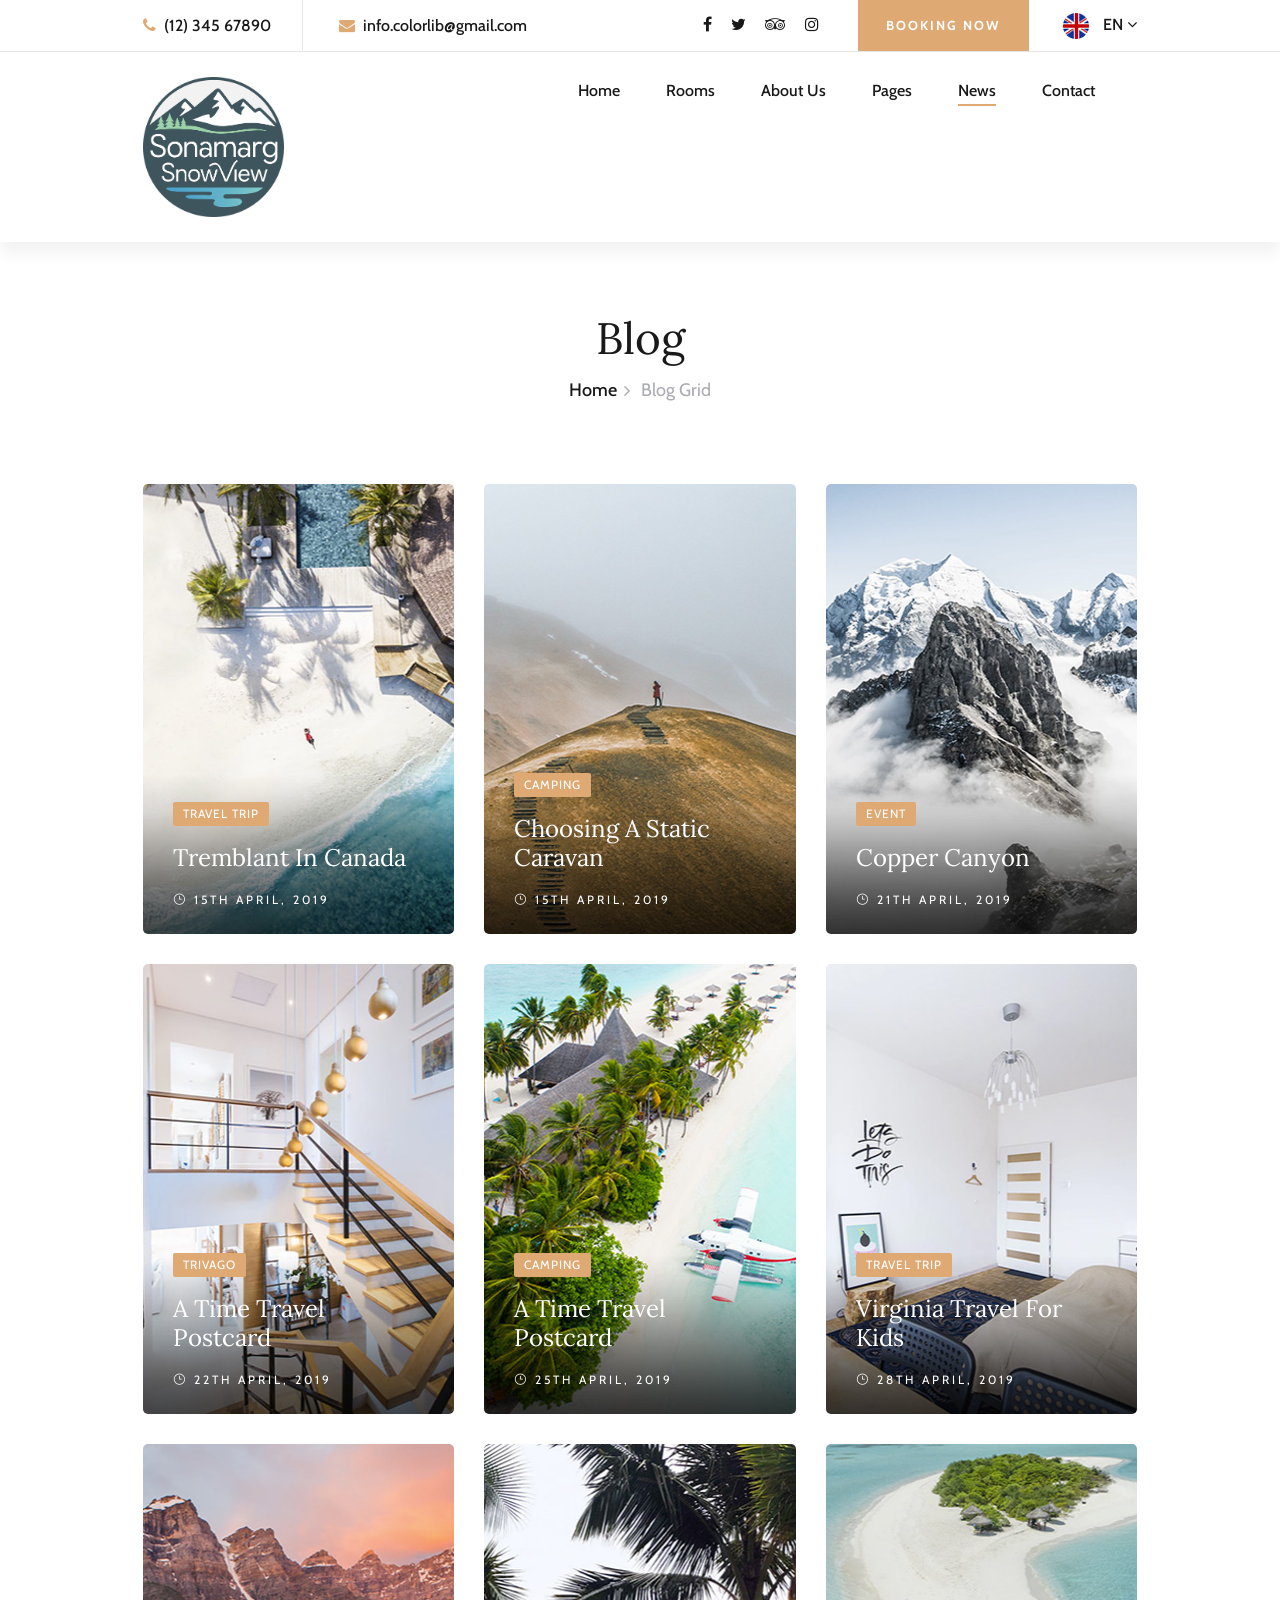
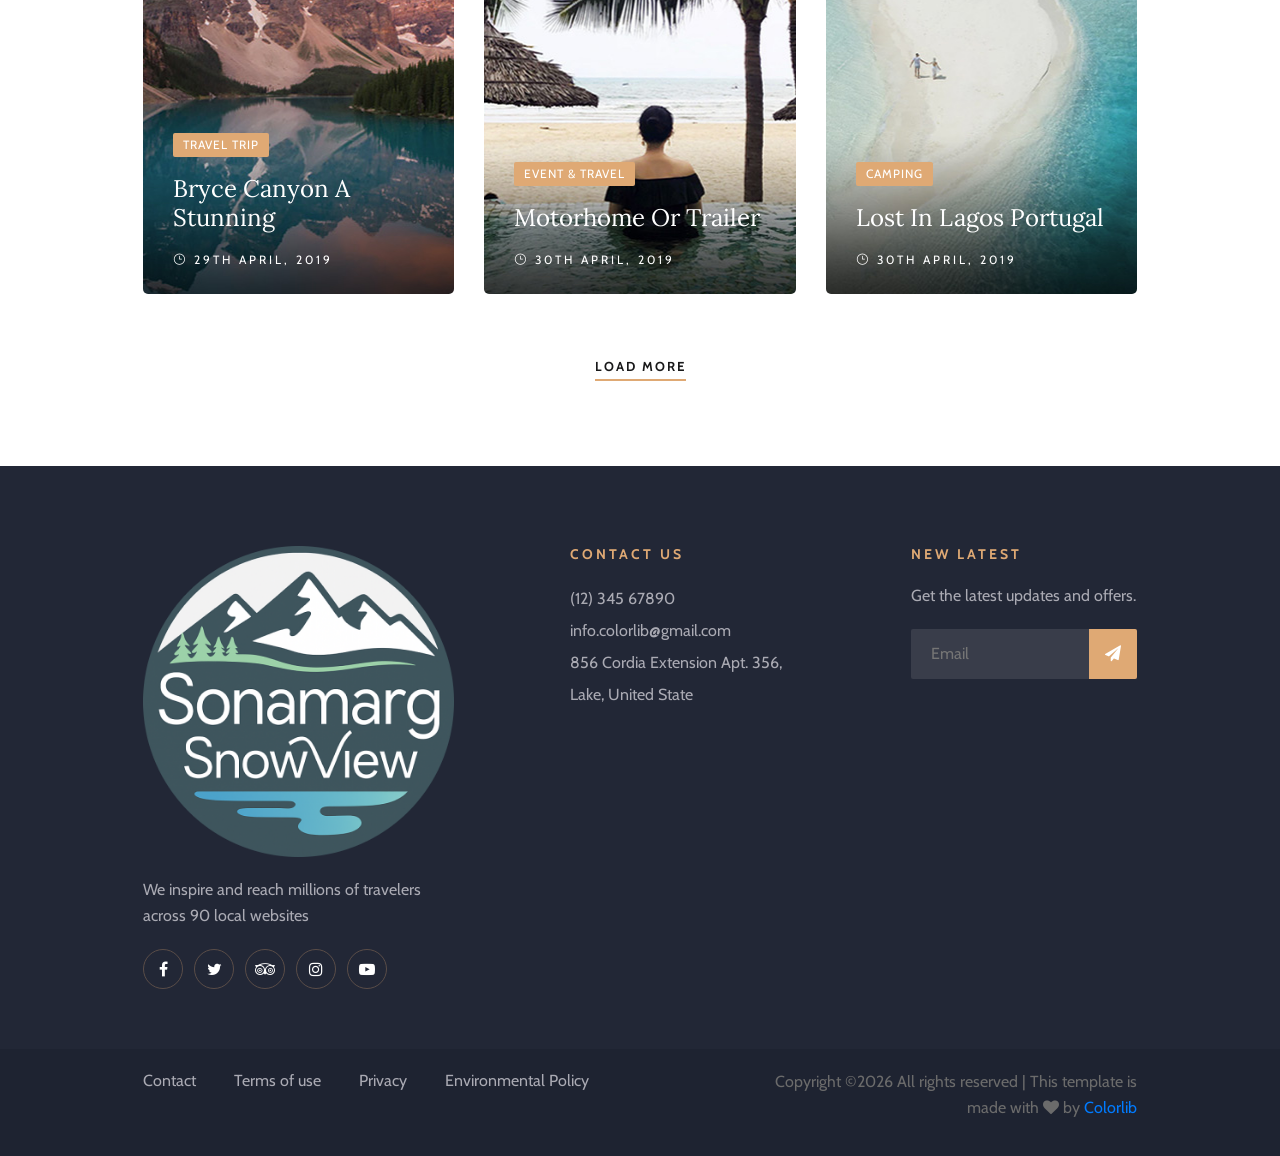
<file: blog.html>
<!DOCTYPE html>
<html lang="zxx">

<head>
    <meta charset="UTF-8">
    <meta name="description" content="Sona Template">
    <meta name="keywords" content="Sona, unica, creative, html">
    <meta name="viewport" content="width=device-width, initial-scale=1.0">
    <meta http-equiv="X-UA-Compatible" content="ie=edge">
    <title>Sona | Template</title>

    <!-- Google Font -->
    <link href="https://fonts.googleapis.com/css?family=Lora:400,700&display=swap" rel="stylesheet">
    <link href="https://fonts.googleapis.com/css?family=Cabin:400,500,600,700&display=swap" rel="stylesheet">

    <!-- Css Styles -->
    <link rel="stylesheet" href="css/bootstrap.min.css" type="text/css">
    <link rel="stylesheet" href="css/font-awesome.min.css" type="text/css">
    <link rel="stylesheet" href="css/elegant-icons.css" type="text/css">
    <link rel="stylesheet" href="css/flaticon.css" type="text/css">
    <link rel="stylesheet" href="css/owl.carousel.min.css" type="text/css">
    <link rel="stylesheet" href="css/nice-select.css" type="text/css">
    <link rel="stylesheet" href="css/jquery-ui.min.css" type="text/css">
    <link rel="stylesheet" href="css/magnific-popup.css" type="text/css">
    <link rel="stylesheet" href="css/slicknav.min.css" type="text/css">
    <link rel="stylesheet" href="css/style.css" type="text/css">
</head>

<body>
    <!-- Page Preloder -->
    <div id="preloder">
        <div class="loader"></div>
    </div>

    <!-- Offcanvas Menu Section Begin -->
    <div class="offcanvas-menu-overlay"></div>
    <div class="canvas-open">
        <i class="icon_menu"></i>
    </div>
    <div class="offcanvas-menu-wrapper">
        <div class="canvas-close">
            <i class="icon_close"></i>
        </div>
        <div class="search-icon search-switch">
            <i class="icon_search"></i>
        </div>
        <div class="header-configure-area">
            <div class="language-option">
                <img src="img/flag.jpg" alt="">
                <span>EN <i class="fa fa-angle-down"></i></span>
                <div class="flag-dropdown">
                    <ul>
                        <li><a href="#">Zi</a></li>
                        <li><a href="#">Fr</a></li>
                    </ul>
                </div>
            </div>
            <a href="#" class="bk-btn">Booking Now</a>
        </div>
        <nav class="mainmenu mobile-menu">
            <ul>
                <li class="active"><a href="./index.html">Home</a></li>
                <li><a href="./rooms.html">Rooms</a></li>
                <li><a href="./about-us.html">About Us</a></li>
                <li><a href="./pages.html">Pages</a>
                    <ul class="dropdown">
                        <li><a href="./room-details.html">Room Details</a></li>
                        <li><a href="./blog-details.html">Blog Details</a></li>
                        <li><a href="#">Family Room</a></li>
                        <li><a href="#">Premium Room</a></li>
                    </ul>
                </li>
                <li><a href="./blog.html">News</a></li>
                <li><a href="./contact.html">Contact</a></li>
            </ul>
        </nav>
        <div id="mobile-menu-wrap"></div>
        <div class="top-social">
            <a href="#"><i class="fa fa-facebook"></i></a>
            <a href="#"><i class="fa fa-twitter"></i></a>
            <a href="#"><i class="fa fa-tripadvisor"></i></a>
            <a href="#"><i class="fa fa-instagram"></i></a>
        </div>
        <ul class="top-widget">
            <li><i class="fa fa-phone"></i> (12) 345 67890</li>
            <li><i class="fa fa-envelope"></i> info.colorlib@gmail.com</li>
        </ul>
    </div>
    <!-- Offcanvas Menu Section End -->

    <!-- Header Section Begin -->
    <header class="header-section header-normal">
        <div class="top-nav">
            <div class="container">
                <div class="row">
                    <div class="col-lg-6">
                        <ul class="tn-left">
                            <li><i class="fa fa-phone"></i> (12) 345 67890</li>
                            <li><i class="fa fa-envelope"></i> info.colorlib@gmail.com</li>
                        </ul>
                    </div>
                    <div class="col-lg-6">
                        <div class="tn-right">
                            <div class="top-social">
                                <a href="#"><i class="fa fa-facebook"></i></a>
                                <a href="#"><i class="fa fa-twitter"></i></a>
                                <a href="#"><i class="fa fa-tripadvisor"></i></a>
                                <a href="#"><i class="fa fa-instagram"></i></a>
                            </div>
                            <a href="#" class="bk-btn">Booking Now</a>
                            <div class="language-option">
                                <img src="img/flag.jpg" alt="">
                                <span>EN <i class="fa fa-angle-down"></i></span>
                                <div class="flag-dropdown">
                                    <ul>
                                        <li><a href="#">Zi</a></li>
                                        <li><a href="#">Fr</a></li>
                                    </ul>
                                </div>
                            </div>
                        </div>
                    </div>
                </div>
            </div>
        </div>
        <div class="menu-item">
            <div class="container">
                <div class="row">
                    <div class="col-lg-2">
                        <div class="logo">
                            <a href="./index.html">
                                <img src="img/logo.png" alt="">
                            </a>
                        </div>
                    </div>
                    <div class="col-lg-10">
                        <div class="nav-menu">
                            <nav class="mainmenu">
                                <ul>
                                    <li><a href="./index.html">Home</a></li>
                                    <li><a href="./rooms.html">Rooms</a></li>
                                    <li><a href="./about-us.html">About Us</a></li>
                                    <li><a href="./pages.html">Pages</a>
                                        <ul class="dropdown">
                                            <li><a href="./room-details.html">Room Details</a></li>
                                            <li><a href="./blog-details.html">Blog Details</a></li>
                                            <li><a href="#">Family Room</a></li>
                                            <li><a href="#">Premium Room</a></li>
                                        </ul>
                                    </li>
                                    <li class="active"><a href="./blog.html">News</a></li>
                                    <li><a href="./contact.html">Contact</a></li>
                                </ul>
                            </nav>
                            <!-- <div class="nav-right search-switch">
                                <i class="icon_search"></i>
                            </div> -->
                        </div>
                    </div>
                </div>
            </div>
        </div>
    </header>
    <!-- Header End -->

    <!-- Breadcrumb Section Begin -->
    <div class="breadcrumb-section">
        <div class="container">
            <div class="row">
                <div class="col-lg-12">
                    <div class="breadcrumb-text">
                        <h2>Blog</h2>
                        <div class="bt-option">
                            <a href="./home.html">Home</a>
                            <span>Blog Grid</span>
                        </div>
                    </div>
                </div>
            </div>
        </div>
    </div>
    <!-- Breadcrumb Section End -->

    <!-- Blog Section Begin -->
    <section class="blog-section blog-page spad">
        <div class="container">
            <div class="row">
                <div class="col-lg-4 col-md-6">
                    <div class="blog-item set-bg" data-setbg="img/blog/blog-1.jpg">
                        <div class="bi-text">
                            <span class="b-tag">Travel Trip</span>
                            <h4><a href="./blog-details.html">Tremblant In Canada</a></h4>
                            <div class="b-time"><i class="icon_clock_alt"></i> 15th April, 2019</div>
                        </div>
                    </div>
                </div>
                <div class="col-lg-4 col-md-6">
                    <div class="blog-item set-bg" data-setbg="img/blog/blog-2.jpg">
                        <div class="bi-text">
                            <span class="b-tag">Camping</span>
                            <h4><a href="./blog-details.html">Choosing A Static Caravan</a></h4>
                            <div class="b-time"><i class="icon_clock_alt"></i> 15th April, 2019</div>
                        </div>
                    </div>
                </div>
                <div class="col-lg-4 col-md-6">
                    <div class="blog-item set-bg" data-setbg="img/blog/blog-3.jpg">
                        <div class="bi-text">
                            <span class="b-tag">Event</span>
                            <h4><a href="./blog-details.html">Copper Canyon</a></h4>
                            <div class="b-time"><i class="icon_clock_alt"></i> 21th April, 2019</div>
                        </div>
                    </div>
                </div>
                <div class="col-lg-4 col-md-6">
                    <div class="blog-item set-bg" data-setbg="img/blog/blog-4.jpg">
                        <div class="bi-text">
                            <span class="b-tag">Trivago</span>
                            <h4><a href="./blog-details.html">A Time Travel Postcard</a></h4>
                            <div class="b-time"><i class="icon_clock_alt"></i> 22th April, 2019</div>
                        </div>
                    </div>
                </div>
                <div class="col-lg-4 col-md-6">
                    <div class="blog-item set-bg" data-setbg="img/blog/blog-5.jpg">
                        <div class="bi-text">
                            <span class="b-tag">Camping</span>
                            <h4><a href="./blog-details.html">A Time Travel Postcard</a></h4>
                            <div class="b-time"><i class="icon_clock_alt"></i> 25th April, 2019</div>
                        </div>
                    </div>
                </div>
                <div class="col-lg-4 col-md-6">
                    <div class="blog-item set-bg" data-setbg="img/blog/blog-6.jpg">
                        <div class="bi-text">
                            <span class="b-tag">Travel Trip</span>
                            <h4><a href="./blog-details.html">Virginia Travel For Kids</a></h4>
                            <div class="b-time"><i class="icon_clock_alt"></i> 28th April, 2019</div>
                        </div>
                    </div>
                </div>
                <div class="col-lg-4 col-md-6">
                    <div class="blog-item set-bg" data-setbg="img/blog/blog-7.jpg">
                        <div class="bi-text">
                            <span class="b-tag">Travel Trip</span>
                            <h4><a href="./blog-details.html">Bryce Canyon A Stunning</a></h4>
                            <div class="b-time"><i class="icon_clock_alt"></i> 29th April, 2019</div>
                        </div>
                    </div>
                </div>
                <div class="col-lg-4 col-md-6">
                    <div class="blog-item set-bg" data-setbg="img/blog/blog-8.jpg">
                        <div class="bi-text">
                            <span class="b-tag">Event & Travel</span>
                            <h4><a href="./blog-details.html">Motorhome Or Trailer</a></h4>
                            <div class="b-time"><i class="icon_clock_alt"></i> 30th April, 2019</div>
                        </div>
                    </div>
                </div>
                <div class="col-lg-4 col-md-6">
                    <div class="blog-item set-bg" data-setbg="img/blog/blog-9.jpg">
                        <div class="bi-text">
                            <span class="b-tag">Camping</span>
                            <h4><a href="./blog-details.html">Lost In Lagos Portugal</a></h4>
                            <div class="b-time"><i class="icon_clock_alt"></i> 30th April, 2019</div>
                        </div>
                    </div>
                </div>
                <div class="col-lg-12">
                    <div class="load-more">
                        <a href="#" class="primary-btn">Load More</a>
                    </div>
                </div>
            </div>
        </div>
    </section>
    <!-- Blog Section End -->

    <!-- Footer Section Begin -->
    <footer class="footer-section">
        <div class="container">
            <div class="footer-text">
                <div class="row">
                    <div class="col-lg-4">
                        <div class="ft-about">
                            <div class="logo">
                                <a href="#">
                                    <img src="img/footer-logo.png" alt="">
                                </a>
                            </div>
                            <p>We inspire and reach millions of travelers<br /> across 90 local websites</p>
                            <div class="fa-social">
                                <a href="#"><i class="fa fa-facebook"></i></a>
                                <a href="#"><i class="fa fa-twitter"></i></a>
                                <a href="#"><i class="fa fa-tripadvisor"></i></a>
                                <a href="#"><i class="fa fa-instagram"></i></a>
                                <a href="#"><i class="fa fa-youtube-play"></i></a>
                            </div>
                        </div>
                    </div>
                    <div class="col-lg-3 offset-lg-1">
                        <div class="ft-contact">
                            <h6>Contact Us</h6>
                            <ul>
                                <li>(12) 345 67890</li>
                                <li>info.colorlib@gmail.com</li>
                                <li>856 Cordia Extension Apt. 356, Lake, United State</li>
                            </ul>
                        </div>
                    </div>
                    <div class="col-lg-3 offset-lg-1">
                        <div class="ft-newslatter">
                            <h6>New latest</h6>
                            <p>Get the latest updates and offers.</p>
                            <form action="#" class="fn-form">
                                <input type="text" placeholder="Email">
                                <button type="submit"><i class="fa fa-send"></i></button>
                            </form>
                        </div>
                    </div>
                </div>
            </div>
        </div>
        <div class="copyright-option">
            <div class="container">
                <div class="row">
                    <div class="col-lg-7">
                        <ul>
                            <li><a href="#">Contact</a></li>
                            <li><a href="#">Terms of use</a></li>
                            <li><a href="#">Privacy</a></li>
                            <li><a href="#">Environmental Policy</a></li>
                        </ul>
                    </div>
                    <div class="col-lg-5">
                        <div class="co-text"><p><!-- Link back to Colorlib can't be removed. Template is licensed under CC BY 3.0. -->
  Copyright &copy;<script>document.write(new Date().getFullYear());</script> All rights reserved | This template is made with <i class="fa fa-heart" aria-hidden="true"></i> by <a href="https://colorlib.com" target="_blank">Colorlib</a>
  <!-- Link back to Colorlib can't be removed. Template is licensed under CC BY 3.0. --></p></div>
                    </div>
                </div>
            </div>
        </div>
    </footer>
    <!-- Footer Section End -->

    <!-- Search model Begin -->
    <div class="search-model">
        <div class="h-100 d-flex align-items-center justify-content-center">
            <div class="search-close-switch"><i class="icon_close"></i></div>
            <form class="search-model-form">
                <input type="text" id="search-input" placeholder="Search here.....">
            </form>
        </div>
    </div>
    <!-- Search model end -->

    <!-- Js Plugins -->
    <script src="js/jquery-3.3.1.min.js"></script>
    <script src="js/bootstrap.min.js"></script>
    <script src="js/jquery.magnific-popup.min.js"></script>
    <script src="js/jquery.nice-select.min.js"></script>
    <script src="js/jquery-ui.min.js"></script>
    <script src="js/jquery.slicknav.js"></script>
    <script src="js/owl.carousel.min.js"></script>
    <script src="js/main.js"></script>
</body>

</html>
</file>
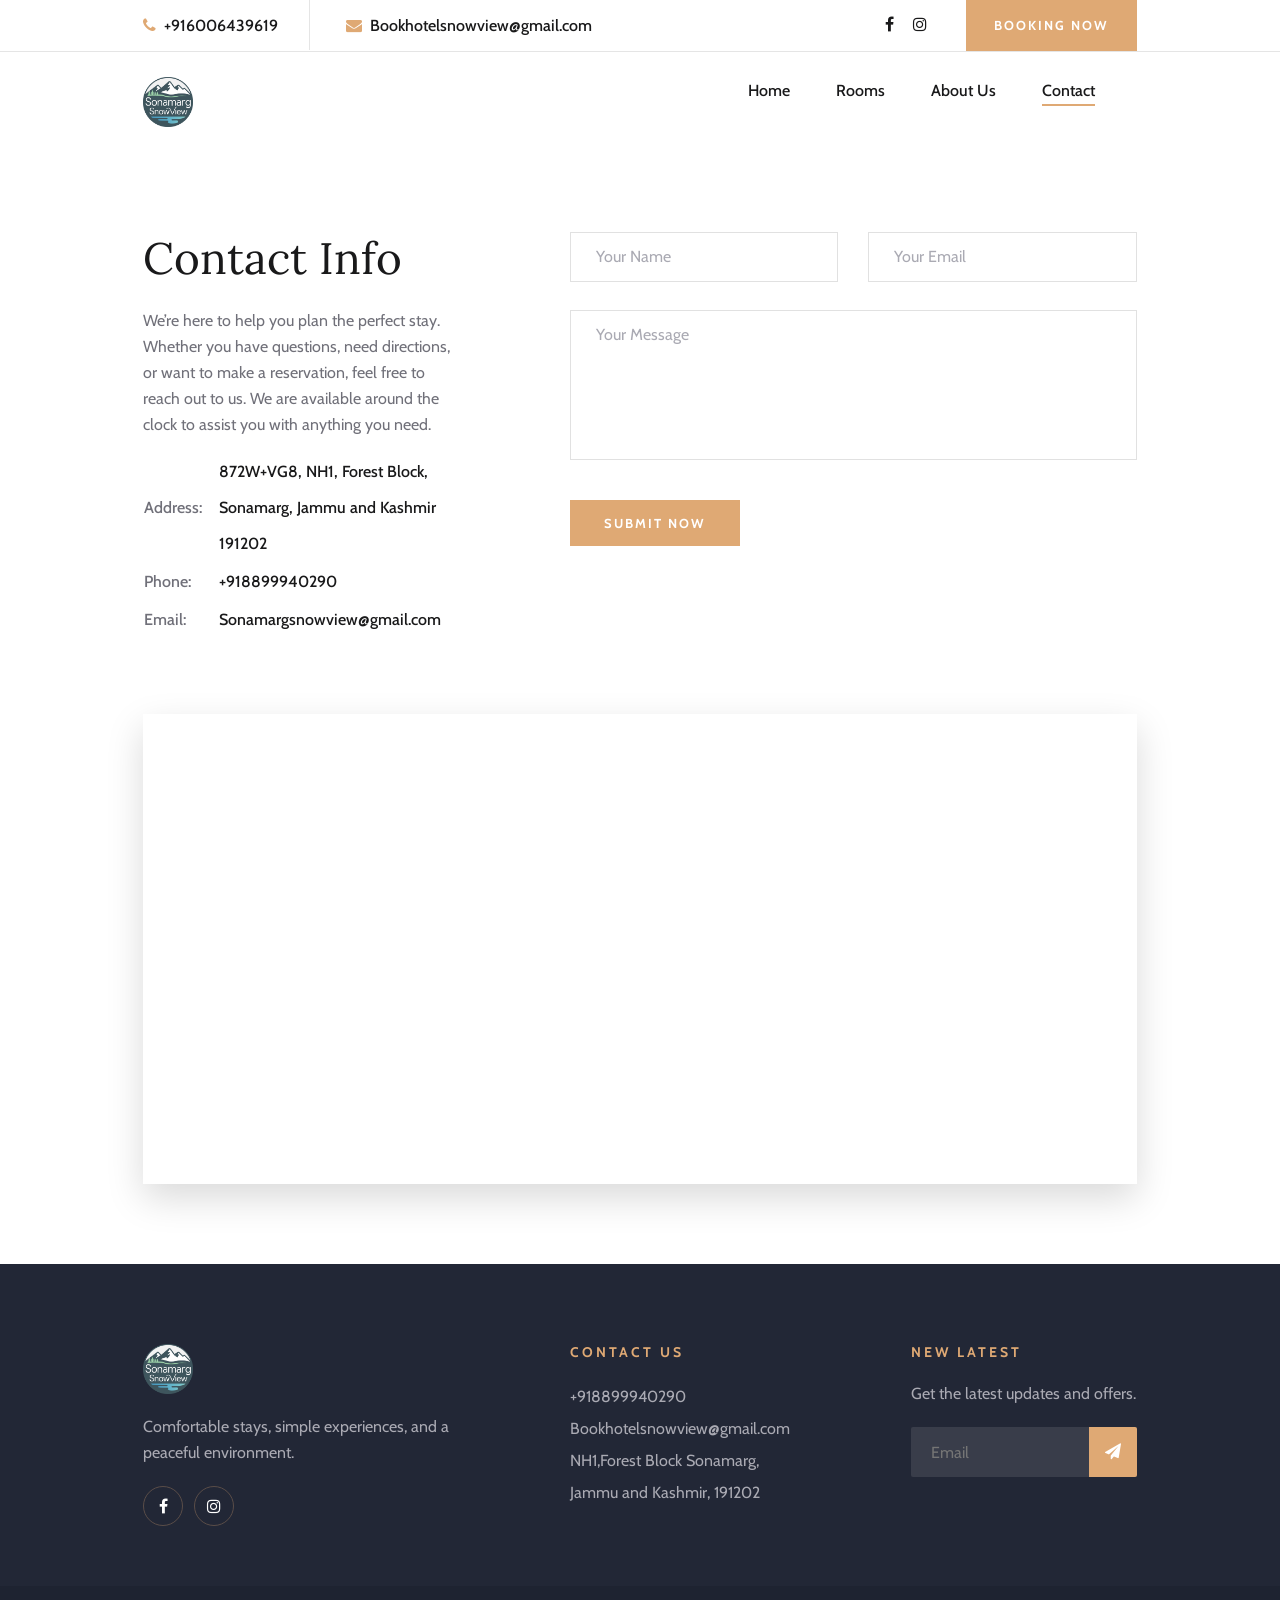
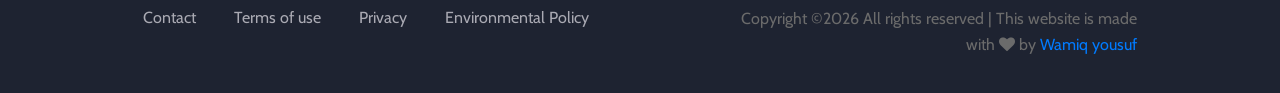
<file: contact.html>
<!DOCTYPE html>
<html lang="zxx">

<head>
    <meta charset="UTF-8">
    <meta name="description" content="Sona Template">
    <meta name="keywords" content="Sona, unica, creative, html">
    <meta name="viewport" content="width=device-width, initial-scale=1.0">
    <meta http-equiv="X-UA-Compatible" content="ie=edge">
    <title>Sonamarg SnowView</title>

    <!-- Google Font -->
    <link href="https://fonts.googleapis.com/css?family=Lora:400,700&display=swap" rel="stylesheet">
    <link href="https://fonts.googleapis.com/css?family=Cabin:400,500,600,700&display=swap" rel="stylesheet">

    <!-- Css Styles -->
    <link rel="stylesheet" href="css/bootstrap.min.css" type="text/css">
    <link rel="stylesheet" href="css/font-awesome.min.css" type="text/css">
    <link rel="stylesheet" href="css/elegant-icons.css" type="text/css">
    <link rel="stylesheet" href="css/flaticon.css" type="text/css">
    <link rel="stylesheet" href="css/owl.carousel.min.css" type="text/css">
    <link rel="stylesheet" href="css/nice-select.css" type="text/css">
    <link rel="stylesheet" href="css/jquery-ui.min.css" type="text/css">
    <link rel="stylesheet" href="css/magnific-popup.css" type="text/css">
    <link rel="stylesheet" href="css/slicknav.min.css" type="text/css">
    <link rel="stylesheet" href="css/style.css" type="text/css">
</head>

<body>
    <!-- Page Preloder -->
    <div id="preloder">
        <div class="loader"></div>
    </div>

    <!-- Offcanvas Menu Section Begin -->
    <div class="offcanvas-menu-overlay"></div>
    <div class="canvas-open">
        <i class="icon_menu"></i>
    </div>
    <div class="offcanvas-menu-wrapper">
        <div class="canvas-close">
            <i class="icon_close"></i>
        </div>
        <div class="search-icon  search-switch">
            <i class="icon_search"></i>
        </div>
        <div class="header-configure-area">
            <a href="#" class="bk-btn">Booking Now</a>
        </div>
        <nav class="mainmenu mobile-menu">
            <ul>
                <li><a href="./index.html">Home</a></li>
                <li><a href="./rooms.html">Rooms</a></li>
                <li><a href="./about-us.html">About Us</a></li>
                <li class="active"><a href="./contact.html">Contact</a></li>
            </ul>
        </nav>
        <div id="mobile-menu-wrap"></div>
        <div class="top-social">
            <a href="https://www.facebook.com/SNOWVIEW4"><i class="fa fa-facebook"></i></a>
           <a href="https://www.instagram.com/sonamarg_snow_view"><i class="fa fa-instagram"></i></a>
        </div>
        <ul class="top-widget">
            <li><i class="fa fa-phone"></i> +918899940290</li>
            <li><i class="fa fa-envelope"></i> Bookhotelsnowview@gmail.com</li>
        </ul>
    </div>
    <!-- Offcanvas Menu Section End -->

    <!-- Header Section Begin -->
    <header class="header-section">
        <div class="top-nav">
            <div class="container">
                <div class="row">
                    <div class="col-lg-6">
                        <ul class="tn-left">
                            <li><i class="fa fa-phone"></i> +916006439619</li>
                            <li><i class="fa fa-envelope"></i> Bookhotelsnowview@gmail.com</li>
                        </ul>
                    </div>
                    <div class="col-lg-6">
                        <div class="tn-right">
                            <div class="top-social">
                                <a href="https://www.facebook.com/SNOWVIEW4"><i class="fa fa-facebook"></i></a>
                                <a href="https://www.instagram.com/sonamarg_snow_view"><i class="fa fa-instagram"></i></a>
                            </div>
                            <a href="#" class="bk-btn">Booking Now</a>
                        </div>
                    </div>
                </div>
            </div>
        </div>
        <div class="menu-item">
            <div class="container">
                <div class="row">
                    <div class="col-lg-2">
                        <div class="logo">
                            <a href="./index.html">
                                <img src="img/logo.png" alt="Logo" class="navbar-logo">
                            </a>
                        </div>
                    </div>
                    <div class="col-lg-10">
                        <div class="nav-menu">
                            <nav class="mainmenu">
                                <ul>
                                    <li><a href="./index.html">Home</a></li>
                                    <li><a href="./rooms.html">Rooms</a></li>
                                    <li><a href="./about-us.html">About Us</a></li>
                                    <li class="active"><a href="./contact.html">Contact</a></li>
                                </ul>
                            </nav>
                            <!-- <div class="nav-right search-switch">
                                <i class="icon_search"></i>
                            </div> -->
                        </div>
                    </div>
                </div>
            </div>
        </div>
    </header>
    <!-- Header End -->

    <!-- Contact Section Begin -->
    <section class="contact-section spad">
        <div class="container">
            <div class="row">
                <div class="col-lg-4">
                    <div class="contact-text">
                        <h2>Contact Info</h2>
                        <p>We’re here to help you plan the perfect stay.
                            Whether you have questions, need directions, or want to make a reservation, feel free to reach out to us.
                             We are available around the clock to assist you with anything you need.</p>
                        <table>
                            <tbody>
                                <tr>
                                    <td class="c-o">Address:</td>
                                    <td>872W+VG8, NH1, Forest Block, Sonamarg, Jammu and Kashmir 191202</td>
                                </tr>
                                <tr>
                                    <td class="c-o">Phone:</td>
                                    <td>+918899940290</td>
                                </tr>
                                <tr>
                                    <td class="c-o">Email:</td>
                                    <td>Sonamargsnowview@gmail.com</td>
                                </tr>
                            
                            </tbody>
                        </table>
                    </div>
                </div>
                <div class="col-lg-7 offset-lg-1">
                    <form action="#" class="contact-form">
                        <div class="row">
                            <div class="col-lg-6">
                                <input type="text" placeholder="Your Name">
                            </div>
                            <div class="col-lg-6">
                                <input type="text" placeholder="Your Email">
                            </div>
                            <div class="col-lg-12">
                                <textarea placeholder="Your Message"></textarea>
                                <button type="submit">Submit Now</button>
                            </div>
                        </div>
                    </form>
                </div>
            </div>
            <div class="map">
                <iframe src="https://www.google.com/maps/embed?pb=!1m18!1m12!1m3!1d3594.17443587456!2d75.29423475323375!3d34.30279511607911!2m3!1f0!2f0!3f0!3m2!1i1024!2i768!4f13.1!3m3!1m2!1s0x38e235b7b03f2a89%3A0xeba4605ae2f596ad!2sSonamarg%20Snow%20View!5e0!3m2!1sen!2sin!4v1752767933926!5m2!1sen!2sin" width="600" height="450" style="border:0;" allowfullscreen="" loading="lazy" referrerpolicy="no-referrer-when-downgrade"></iframe>
            </div>
        </div>
    </section>
    <!-- Contact Section End -->

    <!-- Footer Section Begin -->
    <footer class="footer-section">
        <div class="container">
            <div class="footer-text">
                <div class="row">
                    <div class="col-lg-4">
                        <div class="ft-about">
                            <div class="logo">
                                <a href="#">
                                    <img src="img/footer-logo.png" alt="" class="navbar-logo">
                                </a>
                            </div>
                            <p>Comfortable stays, simple experiences, and a peaceful environment.</p>
                            <div class="fa-social">
                                <a href="https://www.facebook.com/SNOWVIEW4"><i class="fa fa-facebook"></i></a>
                                <a href="https://www.instagram.com/sonamarg_snow_view"><i class="fa fa-instagram"></i></a>
                            </div>
                        </div>
                    </div>
                    <div class="col-lg-3 offset-lg-1">
                        <div class="ft-contact">
                            <h6>Contact Us</h6>
                            <ul>
                                <li>+918899940290</li>
                                <li>Bookhotelsnowview@gmail.com</li>
                                <li>NH1,Forest Block Sonamarg, Jammu and Kashmir, 191202</li>
                            </ul>
                        </div>
                    </div>
                    <div class="col-lg-3 offset-lg-1">
                        <div class="ft-newslatter">
                            <h6>New latest</h6>
                            <p>Get the latest updates and offers.</p>
                            <form action="#" class="fn-form">
                                <input type="text" placeholder="Email">
                                <button type="submit"><i class="fa fa-send"></i></button>
                            </form>
                        </div>
                    </div>
                </div>
            </div>
        </div>
        <div class="copyright-option">
            <div class="container">
                <div class="row">
                    <div class="col-lg-7">
                        <ul>
                            <li><a href="contact.html">Contact</a></li>
                            <li><a href="#">Terms of use</a></li>
                            <li><a href="#">Privacy</a></li>
                            <li><a href="#">Environmental Policy</a></li>
                        </ul>
                    </div>
                    <div class="col-lg-5">
                        <div class="co-text"><p><!-- Link back to Colorlib can't be removed. Template is licensed under CC BY 3.0. -->
  Copyright &copy;<script>document.write(new Date().getFullYear());</script> All rights reserved | This website is made with <i class="fa fa-heart" aria-hidden="true"></i> by <a href="https://www.instagram.com/wamiq.yousuf" target="_blank">Wamiq yousuf</a>
  <!-- Link back to Colorlib can't be removed. Template is licensed under CC BY 3.0. --></p></div>
                    </div>
                </div>
            </div>
        </div>
    </footer>
    <!-- Footer Section End -->

    <!-- Search model Begin -->
    <div class="search-model">
        <div class="h-100 d-flex align-items-center justify-content-center">
            <div class="search-close-switch"><i class="icon_close"></i></div>
            <form class="search-model-form">
                <input type="text" id="search-input" placeholder="Search here.....">
            </form>
        </div>
    </div>
    <!-- Search model end -->

    <!-- Js Plugins -->
    <script src="js/jquery-3.3.1.min.js"></script>
    <script src="js/bootstrap.min.js"></script>
    <script src="js/jquery.magnific-popup.min.js"></script>
    <script src="js/jquery.nice-select.min.js"></script>
    <script src="js/jquery-ui.min.js"></script>
    <script src="js/jquery.slicknav.js"></script>
    <script src="js/owl.carousel.min.js"></script>
    <script src="js/main.js"></script>
</body>

</html>
</file>
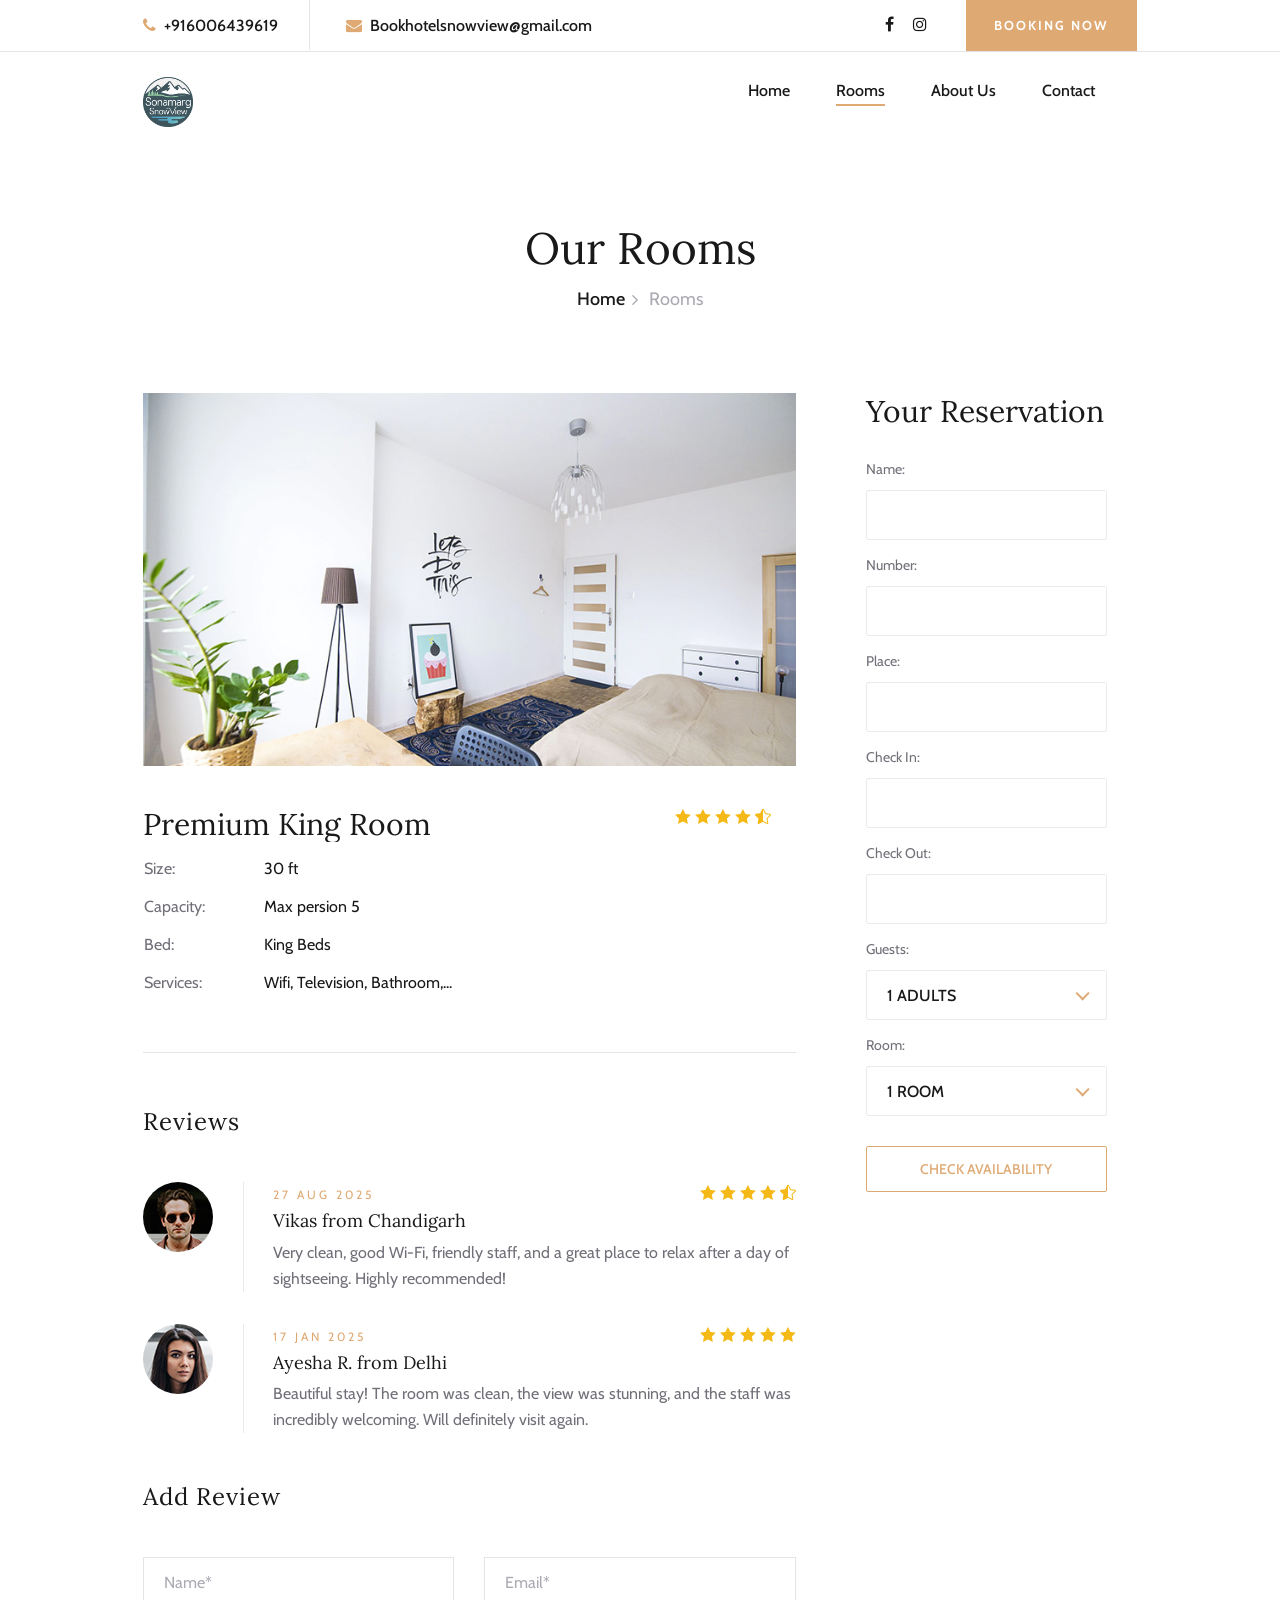
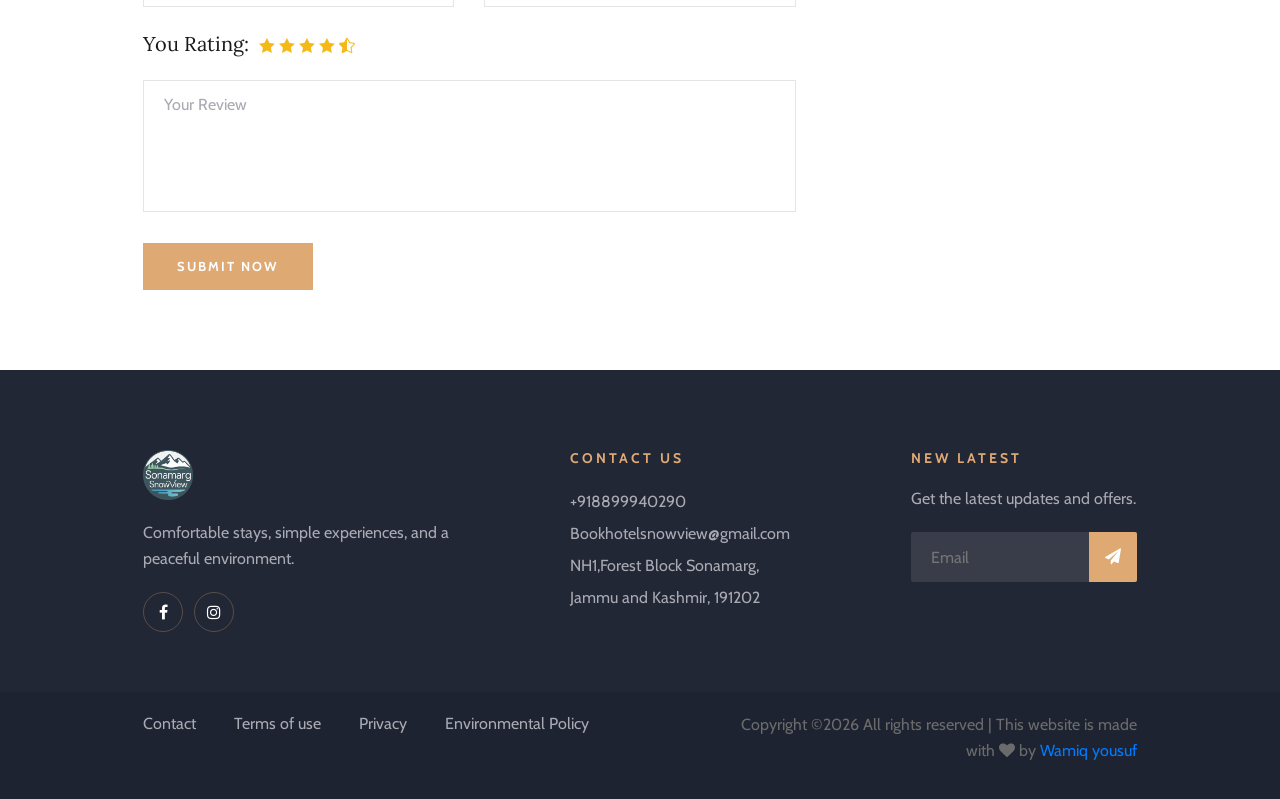
<file: room-details.html>
<!DOCTYPE html>
<html lang="zxx">

<head>
    <meta charset="UTF-8">
    <meta name="description" content="Sona Template">
    <meta name="keywords" content="Sona, unica, creative, html">
    <meta name="viewport" content="width=device-width, initial-scale=1.0">
    <meta http-equiv="X-UA-Compatible" content="ie=edge">
    <title>Sonamarg SnowView</title>

    <!-- Google Font -->
    <link href="https://fonts.googleapis.com/css?family=Lora:400,700&display=swap" rel="stylesheet">
    <link href="https://fonts.googleapis.com/css?family=Cabin:400,500,600,700&display=swap" rel="stylesheet">

    <!-- Css Styles -->
    <link rel="stylesheet" href="css/bootstrap.min.css" type="text/css">
    <link rel="stylesheet" href="css/font-awesome.min.css" type="text/css">
    <link rel="stylesheet" href="css/elegant-icons.css" type="text/css">
    <link rel="stylesheet" href="css/flaticon.css" type="text/css">
    <link rel="stylesheet" href="css/owl.carousel.min.css" type="text/css">
    <link rel="stylesheet" href="css/nice-select.css" type="text/css">
    <link rel="stylesheet" href="css/jquery-ui.min.css" type="text/css">
    <link rel="stylesheet" href="css/magnific-popup.css" type="text/css">
    <link rel="stylesheet" href="css/slicknav.min.css" type="text/css">
    <link rel="stylesheet" href="css/style.css" type="text/css">
</head>

<body>
    <!-- Page Preloder -->
    <div id="preloder">
        <div class="loader"></div>
    </div>

    <!-- Offcanvas Menu Section Begin -->
    <div class="offcanvas-menu-overlay"></div>
    <div class="canvas-open">
        <i class="icon_menu"></i>
    </div>
    <div class="offcanvas-menu-wrapper">
        <div class="canvas-close">
            <i class="icon_close"></i>
        </div>
        <div class="search-icon  search-switch">
            <i class="icon_search"></i>
        </div>
        <div class="header-configure-area">
            <a href="#" class="bk-btn">Booking Now</a>
        </div>
        <nav class="mainmenu mobile-menu">
            <ul>
                <li><a href="./index.html">Home</a></li>
                <li class="active"><a href="./rooms.html">Rooms</a></li>
                <li><a href="./about-us.html">About Us</a></li>
                <li><a href="./contact.html">Contact</a></li>
            </ul>
        </nav>
        <div id="mobile-menu-wrap"></div>
        <div class="top-social">
            <a href="https://www.facebook.com/SNOWVIEW4"><i class="fa fa-facebook"></i></a>
           <a href="https://www.instagram.com/sonamarg_snow_view"><i class="fa fa-instagram"></i></a>
        </div>
        <ul class="top-widget">
            <li><i class="fa fa-phone"></i> +918899940290</li>
            <li><i class="fa fa-envelope"></i> Bookhotelsnowview@gmail.com</li>
        </ul>
    </div>
    <!-- Offcanvas Menu Section End -->

    <!-- Header Section Begin -->
    <header class="header-section">
        <div class="top-nav">
            <div class="container">
                <div class="row">
                    <div class="col-lg-6">
                        <ul class="tn-left">
                            <li><i class="fa fa-phone"></i> +916006439619</li>
                            <li><i class="fa fa-envelope"></i> Bookhotelsnowview@gmail.com</li>
                        </ul>
                    </div>
                    <div class="col-lg-6">
                        <div class="tn-right">
                            <div class="top-social">
                                <a href="https://www.facebook.com/SNOWVIEW4"><i class="fa fa-facebook"></i></a>
                                <a href="https://www.instagram.com/sonamarg_snow_view"><i class="fa fa-instagram"></i></a>
                            </div>
                            <a href="#" class="bk-btn">Booking Now</a>
                        </div>
                    </div>
                </div>
            </div>
        </div>
        <div class="menu-item">
            <div class="container">
                <div class="row">
                    <div class="col-lg-2">
                        <div class="logo">
                            <a href="./index.html">
                                <img src="img/logo.png" alt="Logo" class="navbar-logo">
                            </a>
                        </div>
                    </div>
                    <div class="col-lg-10">
                        <div class="nav-menu">
                            <nav class="mainmenu">
                                <ul>
                                    <li><a href="./index.html">Home</a></li>
                                    <li class="active"><a href="./rooms.html">Rooms</a></li>
                                    <li><a href="./about-us.html">About Us</a></li>
                                    <li><a href="./contact.html">Contact</a></li>
                                </ul>
                            </nav>
                            <!-- <div class="nav-right search-switch">
                                <i class="icon_search"></i>
                            </div> -->
                        </div>
                    </div>
                </div>
            </div>
        </div>
    </header>
    <!-- Header End -->

    <!-- Breadcrumb Section Begin -->
    <div class="breadcrumb-section">
        <div class="container">
            <div class="row">
                <div class="col-lg-12">
                    <div class="breadcrumb-text">
                        <h2>Our Rooms</h2>
                        <div class="bt-option">
                            <a href="index.html">Home</a>
                            <span>Rooms</span>
                        </div>
                    </div>
                </div>
            </div>
        </div>
    </div>
    <!-- Breadcrumb Section End -->

    <!-- Room Details Section Begin -->
    <section class="room-details-section spad">
        <div class="container">
            <div class="row">
                <div class="col-lg-8">
                    <div class="room-details-item">
                        <img src="img/room/room-details.jpg" alt="">
                        <div class="rd-text">
                            <div class="rd-title">
                                <h3>Premium King Room</h3>
                                <div class="rdt-right">
                                    <div class="rating">
                                        <i class="icon_star"></i>
                                        <i class="icon_star"></i>
                                        <i class="icon_star"></i>
                                        <i class="icon_star"></i>
                                        <i class="icon_star-half_alt"></i>
                                    </div>
                                </div>
                            </div>
                            <table>
                                <tbody>
                                    <tr>
                                        <td class="r-o">Size:</td>
                                        <td>30 ft</td>
                                    </tr>
                                    <tr>
                                        <td class="r-o">Capacity:</td>
                                        <td>Max persion 5</td>
                                    </tr>
                                    <tr>
                                        <td class="r-o">Bed:</td>
                                        <td>King Beds</td>
                                    </tr>
                                    <tr>
                                        <td class="r-o">Services:</td>
                                        <td>Wifi, Television, Bathroom,...</td>
                                    </tr>
                                </tbody>
                            </table>
                            
                        </div>
                    </div>
                    <div class="rd-reviews">
                        <h4>Reviews</h4>
                        <div class="review-item">
                            <div class="ri-pic">
                                <img src="img/room/avatar/avatar-1.jpg" alt="">
                            </div>
                            <div class="ri-text">
                                <span>27 Aug 2025</span>
                                <div class="rating">
                                    <i class="icon_star"></i>
                                    <i class="icon_star"></i>
                                    <i class="icon_star"></i>
                                    <i class="icon_star"></i>
                                    <i class="icon_star-half_alt"></i>
                                </div>
                                <h5>Vikas from Chandigarh</h5>
                                <p>Very clean, good Wi-Fi, friendly staff, and a great place to relax after a day of sightseeing. Highly recommended!</p>
                            </div>
                        </div>
                        <div class="review-item">
                            <div class="ri-pic">
                                <img src="img/room/avatar/avatar-2.jpg" alt="">
                            </div>
                            <div class="ri-text">
                                <span>17 jan 2025</span>
                                <div class="rating">
                                    <i class="icon_star"></i>
                                    <i class="icon_star"></i>
                                    <i class="icon_star"></i>
                                    <i class="icon_star"></i>
                                    <i class="icon_star"></i>
                                </div>
                                <h5>Ayesha R. from Delhi</h5>
                                <p>Beautiful stay! The room was clean, the view was stunning, and the staff was incredibly welcoming. Will definitely visit again.</p>
                            </div>
                        </div>
                    </div>
                    <div class="review-add">
                        <h4>Add Review</h4>
                        <form action="#" class="ra-form">
                            <div class="row">
                                <div class="col-lg-6">
                                    <input type="text" placeholder="Name*">
                                </div>
                                <div class="col-lg-6">
                                    <input type="text" placeholder="Email*">
                                </div>
                                <div class="col-lg-12">
                                    <div>
                                        <h5>You Rating:</h5>
                                        <div class="rating">
                                            <i class="icon_star"></i>
                                            <i class="icon_star"></i>
                                            <i class="icon_star"></i>
                                            <i class="icon_star"></i>
                                            <i class="icon_star-half_alt"></i>
                                        </div>
                                    </div>
                                    <textarea placeholder="Your Review"></textarea>
                                    <button type="submit">Submit Now</button>
                                </div>
                            </div>
                        </form>
                    </div>
                </div>
                <div class="col-lg-4">
                    <div class="room-booking">
                        <h3>Your Reservation</h3>
                        <form id="bookingForm">
                            <div class="check-date">
                                <label for="name">Name:</label>
                                <input type="text" id="name" name="name" required />
                            </div>
                            <div class="check-date">
                                <label for="number">Number:</label>
                                <input type="tel" id="number" name="number" required />
                            </div>
                            <div class="check-date">
                                <label for="place">Place:</label>
                                <input type="text" id="place" name="place" required />
                            </div>
                            <div class="check-date">
                                <label for="date-in">Check In:</label>
                                <input type="text" class="date-input" id="date-in" name="checkin" required>
                            </div>
                            <div class="check-date">
                                <label for="date-out">Check Out:</label>
                                <input type="text" class="date-input" id="date-out" name="checkout" required>
                            </div>
                            <div class="select-option">
                                <label for="guest">Guests:</label>
                                <select id="guest" name="guests" required>
                                    <option value="1 Adults">1 Adults</option>
                                    <option value="2 Adults">2 Adults</option>
                                    <option value="3 Adults">3 Adults</option>
                                </select>
                            </div>
                            <div class="select-option">
                                <label for="room">Room:</label>
                                <select id="room" name="rooms" required>
                                    <option value="1 Room">1 Room</option>
                                    <option value="2 Room">2 Room</option>
                                    <option value="3 Room">3 Room</option>
                                </select>
                            </div>
                            <button type="submit">Check Availability</button>
                        </form>
                    </div>
                </div>
            </div>
        </div>
    </section>
    <!-- Room Details Section End -->

    <!-- Footer Section Begin -->
    <footer class="footer-section">
        <div class="container">
            <div class="footer-text">
                <div class="row">
                    <div class="col-lg-4">
                        <div class="ft-about">
                            <div class="logo">
                                <a href="#">
                                    <img src="img/footer-logo.png" alt="" class="navbar-logo">
                                </a>
                            </div>
                            <p>Comfortable stays, simple experiences, and a peaceful environment.</p>
                            <div class="fa-social">
                                <a href="https://www.facebook.com/SNOWVIEW4"><i class="fa fa-facebook"></i></a>
                                <a href="https://www.instagram.com/sonamarg_snow_view"><i class="fa fa-instagram"></i></a>
                            </div>
                        </div>
                    </div>
                    <div class="col-lg-3 offset-lg-1">
                        <div class="ft-contact">
                            <h6>Contact Us</h6>
                            <ul>
                                <li>+918899940290</li>
                                <li>Bookhotelsnowview@gmail.com</li>
                                <li>NH1,Forest Block Sonamarg, Jammu and Kashmir, 191202</li>
                            </ul>
                        </div>
                    </div>
                    <div class="col-lg-3 offset-lg-1">
                        <div class="ft-newslatter">
                            <h6>New latest</h6>
                            <p>Get the latest updates and offers.</p>
                            <form action="#" class="fn-form">
                                <input type="text" placeholder="Email">
                                <button type="submit"><i class="fa fa-send"></i></button>
                            </form>
                        </div>
                    </div>
                </div>
            </div>
        </div>
        <div class="copyright-option">
            <div class="container">
                <div class="row">
                    <div class="col-lg-7">
                        <ul>
                            <li><a href="contact.html">Contact</a></li>
                            <li><a href="#">Terms of use</a></li>
                            <li><a href="#">Privacy</a></li>
                            <li><a href="#">Environmental Policy</a></li>
                        </ul>
                    </div>
                    <div class="col-lg-5">
                        <div class="co-text"><p><!-- Link back to Colorlib can't be removed. Template is licensed under CC BY 3.0. -->
  Copyright &copy;<script>document.write(new Date().getFullYear());</script> All rights reserved | This website is made with <i class="fa fa-heart" aria-hidden="true"></i> by <a href="https://www.instagram.com/wamiq.yousuf" target="_blank">Wamiq yousuf</a>
  <!-- Link back to Colorlib can't be removed. Template is licensed under CC BY 3.0. --></p></div>
                    </div>
                </div>
            </div>
        </div>
    </footer>
    <!-- Footer Section End -->

    <!-- Search model Begin -->
    <div class="search-model">
        <div class="h-100 d-flex align-items-center justify-content-center">
            <div class="search-close-switch"><i class="icon_close"></i></div>
            <form class="search-model-form">
                <input type="text" id="search-input" placeholder="Search here.....">
            </form>
        </div>
    </div>
    <!-- Search model end -->

    <!-- Js Plugins -->
    <script src="js/jquery-3.3.1.min.js"></script>
    <script src="js/bootstrap.min.js"></script>
    <script src="js/jquery.magnific-popup.min.js"></script>
    <script src="js/jquery.nice-select.min.js"></script>
    <script src="js/jquery-ui.min.js"></script>
    <script src="js/jquery.slicknav.js"></script>
    <script src="js/owl.carousel.min.js"></script>
    <script src="js/main.js"></script>

<script>
  const rooms = {
    "room1": {
      name: "Premium King Room",
      price: "Rs 2000",
      image: "img/room/room-b1.jpg",
      size: "30 ft",
      capacity: "Max 1 persons",
      bed: "King Bed",
      services: "Wi-Fi, Smart TV, Private Balcony, Breakfast",
      description1: "This room offers modern comfort with a cozy atmosphere, perfect for couples or solo travelers.",
      description2: "Enjoy a scenic balcony view and top-tier amenities during your stay with us."
    },
    "room2": {
      name: "Family Room",
      price: "Rs 1800",
      image: "img/room/room-b2.jpg",
      size: "45 ft",
      capacity: "Max 5 persons",
      bed: "2 Queen Beds",
      services: "Wi-Fi, TV, Mini-Fridge, Hot/Cold Water",
      description1: "Spacious room ideal for families with kids or group travelers.",
      description2: "Designed for comfort, safety, and relaxation."
    },
    "room3": {
      name: "Couple Room",
      price: "Rs 1500",
      image: "img/room/room-b3.jpg",
      size: "30 ft",
      capacity: "Max 2 persons",
      bed: "2 Queen Beds",
      services: "Wi-Fi, Smart TV, Private Balcony, Breakfast",
      description1: "Spacious room ideal for couples",
      description2: "Designed for comfort, safety, and relaxation."
    },
    "room4": {
      name: "Attached Washrooms",
      price: " ",
      image: "img/room/washroom.jpeg",
      size: "16 ft",
      description1: "Hotwater , western style toilet , shower , Soap , Shampoo , Towel",
      description2: "Designed for comfort, safety, and relaxation."
    }
    // Add more rooms as needed
  };
</script>


<script>
  const queryString = window.location.search;
  const urlParams = new URLSearchParams(queryString);
  const roomKey = urlParams.get("room"); // e.g. room=room1

  if (roomKey && rooms[roomKey]) {
    const room = rooms[roomKey];
    document.querySelector(".room-details-item img").src = room.image;
    document.querySelector(".rd-title h3").textContent = room.name;
    document.querySelector(".rdt-right h2")?.remove(); // remove old price if duplicate
    document.querySelector(".rd-title").insertAdjacentHTML("afterend", `<h2>${room.price}<span>/Pernight</span></h2>`);

    const tableRows = document.querySelectorAll(".room-details-item table tr");
    tableRows[0].children[1].textContent = room.size;
    tableRows[1].children[1].textContent = room.capacity;
    tableRows[2].children[1].textContent = room.bed;
    tableRows[3].children[1].textContent = room.services;

    // document.querySelector(".f-para").textContent = room.description1;
    // document.querySelector(".f-para").insertAdjacentHTML("afterend", `<p>${room.description2}</p>`);
  } else {
    alert("Room not found.");
  }
</script>
<script src="https://cdn.emailjs.com/dist/email.min.js"></script>
<script>
  (function() {
    emailjs.init("7HReoqBwZmeFl8y4o"); // Replace with your EmailJS Public Key
  })();

  document.getElementById("bookingForm").addEventListener("submit", function(e) {
    e.preventDefault();

    emailjs.sendForm("service_yqvkkem", "template_pgkoxe8", this)
      .then(function() {
        alert("Booking details sent successfully! You will get a call from us shortly. In Case of delay, call on +918899940290 to confirm your booking");
      }, function(error) {
        console.log("FAILED...", error);
        alert("Failed to send email. Check console.");
      });
  });
</script>


</body>

</html>
</file>
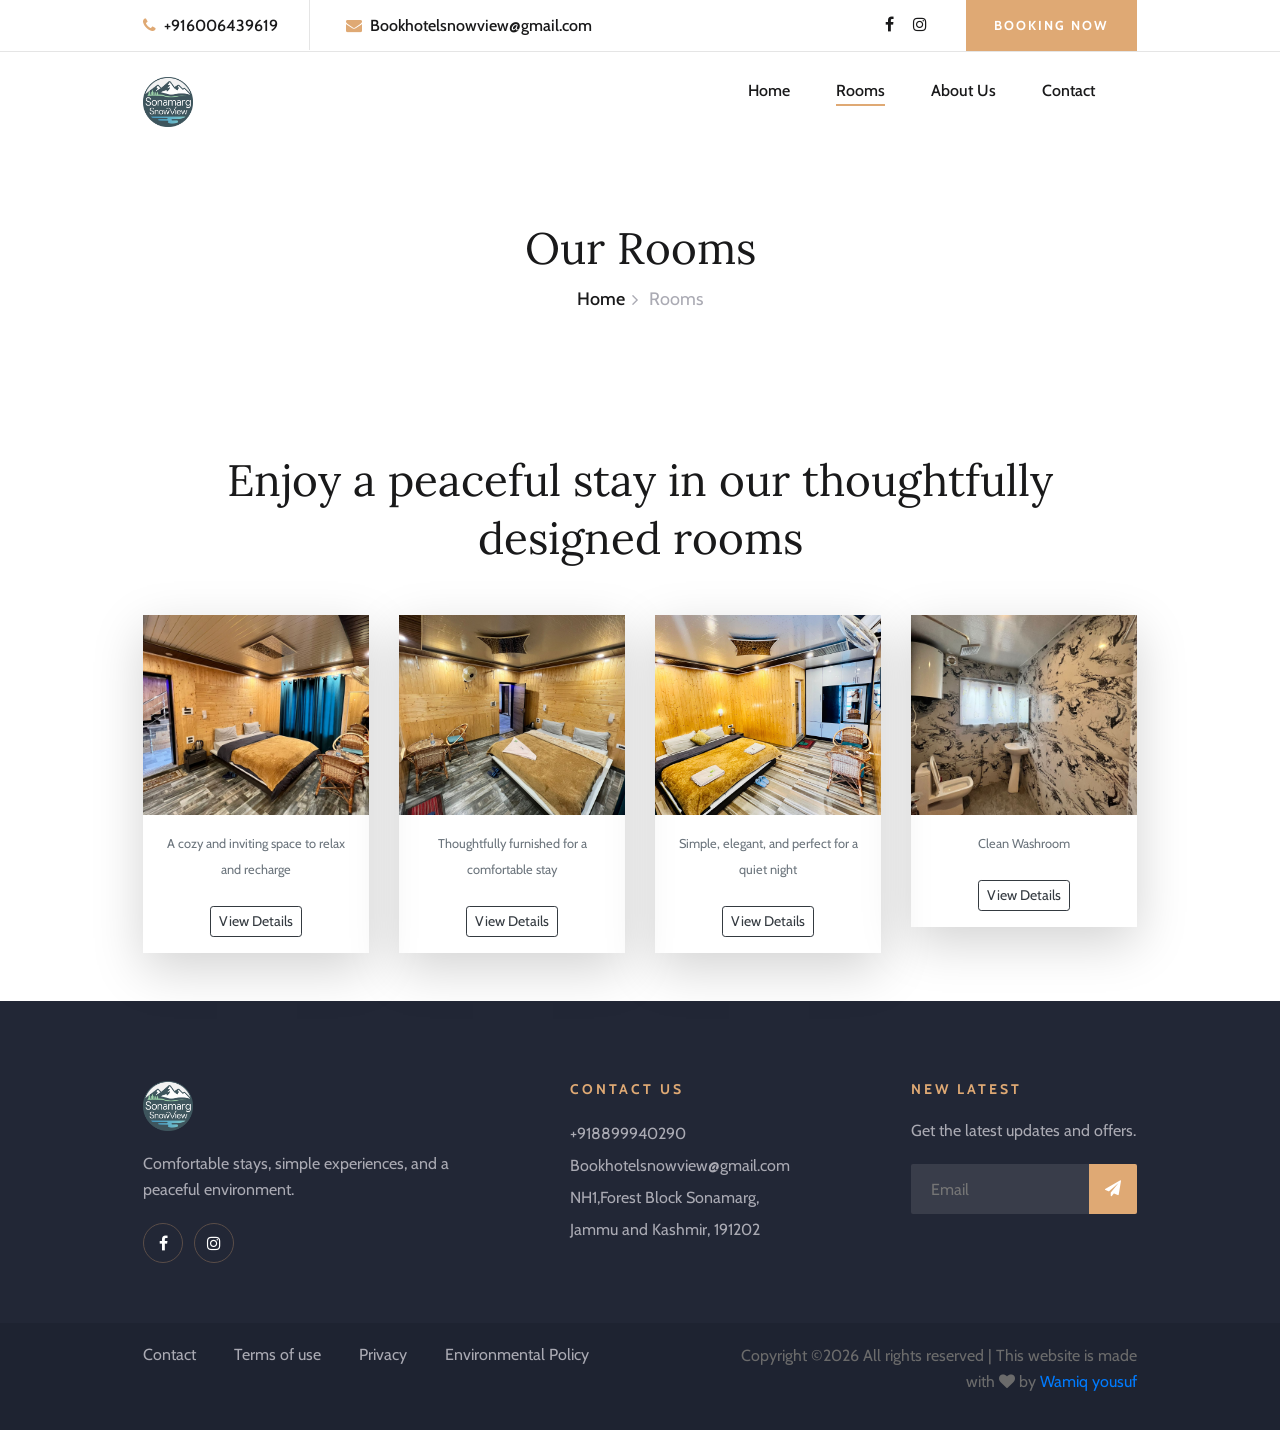
<file: rooms.html>
<!DOCTYPE html>
<html lang="zxx">

<head>
    <meta charset="UTF-8">
    <meta name="description" content="Sona Template">
    <meta name="keywords" content="Sona, unica, creative, html">
    <meta name="viewport" content="width=device-width, initial-scale=1.0">
    <meta http-equiv="X-UA-Compatible" content="ie=edge">
    <title>Sonamarg SnowView</title>

    <!-- Google Font -->
    <link href="https://fonts.googleapis.com/css?family=Lora:400,700&display=swap" rel="stylesheet">
    <link href="https://fonts.googleapis.com/css?family=Cabin:400,500,600,700&display=swap" rel="stylesheet">

    <!-- Css Styles -->
    <link rel="stylesheet" href="css/bootstrap.min.css" type="text/css">
    <link rel="stylesheet" href="css/font-awesome.min.css" type="text/css">
    <link rel="stylesheet" href="css/elegant-icons.css" type="text/css">
    <link rel="stylesheet" href="css/flaticon.css" type="text/css">
    <link rel="stylesheet" href="css/owl.carousel.min.css" type="text/css">
    <link rel="stylesheet" href="css/nice-select.css" type="text/css">
    <link rel="stylesheet" href="css/jquery-ui.min.css" type="text/css">
    <link rel="stylesheet" href="css/magnific-popup.css" type="text/css">
    <link rel="stylesheet" href="css/slicknav.min.css" type="text/css">
    <link rel="stylesheet" href="css/style.css" type="text/css">
</head>

<body>
    <!-- Page Preloder -->
    <div id="preloder">
        <div class="loader"></div>
    </div>

    <!-- Offcanvas Menu Section Begin -->
    <div class="offcanvas-menu-overlay"></div>
    <div class="canvas-open">
        <i class="icon_menu"></i>
    </div>
    <div class="offcanvas-menu-wrapper">
        <div class="canvas-close">
            <i class="icon_close"></i>
        </div>
        <div class="search-icon  search-switch">
            <i class="icon_search"></i>
        </div>
        <div class="header-configure-area">
            <a href="#" class="bk-btn">Booking Now</a>
        </div>
        <nav class="mainmenu mobile-menu">
            <ul>
                <li><a href="./index.html">Home</a></li>
                <li class="active"><a href="./rooms.html">Rooms</a></li>
                <li><a href="./about-us.html">About Us</a></li>
                <li><a href="./contact.html">Contact</a></li>
            </ul>
        </nav>
        <div id="mobile-menu-wrap"></div>
        <div class="top-social">
            <a href="https://www.facebook.com/SNOWVIEW4"><i class="fa fa-facebook"></i></a>
           <a href="https://www.instagram.com/sonamarg_snow_view"><i class="fa fa-instagram"></i></a>
        </div>
        <ul class="top-widget">
            <li><i class="fa fa-phone"></i> +918899940290</li>
            <li><i class="fa fa-envelope"></i> Bookhotelsnowview@gmail.com</li>
        </ul>
    </div>
    <!-- Offcanvas Menu Section End -->

    <!-- Header Section Begin -->
    <header class="header-section">
        <div class="top-nav">
            <div class="container">
                <div class="row">
                    <div class="col-lg-6">
                        <ul class="tn-left">
                            <li><i class="fa fa-phone"></i> +916006439619</li>
                            <li><i class="fa fa-envelope"></i> Bookhotelsnowview@gmail.com</li>
                        </ul>
                    </div>
                    <div class="col-lg-6">
                        <div class="tn-right">
                            <div class="top-social">
                                <a href="https://www.facebook.com/SNOWVIEW4"><i class="fa fa-facebook"></i></a>
                                <a href="https://www.instagram.com/sonamarg_snow_view"><i class="fa fa-instagram"></i></a>
                            </div>
                            <a href="#" class="bk-btn">Booking Now</a>
                        </div>
                    </div>
                </div>
            </div>
        </div>
        <div class="menu-item">
            <div class="container">
                <div class="row">
                    <div class="col-lg-2">
                        <div class="logo">
                            <a href="./index.html">
                                <img src="img/logo.png" alt="Logo" class="navbar-logo">
                            </a>
                        </div>
                    </div>
                    <div class="col-lg-10">
                        <div class="nav-menu">
                            <nav class="mainmenu">
                                <ul>
                                    <li><a href="./index.html">Home</a></li>
                                    <li class="active"><a href="./rooms.html">Rooms</a></li>
                                    <li><a href="./about-us.html">About Us</a></li>
                                    <li><a href="./contact.html">Contact</a></li>
                                </ul>
                            </nav>
                            <!-- <div class="nav-right search-switch">
                                <i class="icon_search"></i>
                            </div> -->
                        </div>
                    </div>
                </div>
            </div>
        </div>
    </header>
    <!-- Header End -->

    <!-- Breadcrumb Section Begin -->
    <div class="breadcrumb-section">
        <div class="container">
            <div class="row">
                <div class="col-lg-12">
                    <div class="breadcrumb-text">
                        <h2>Our Rooms</h2>
                        <div class="bt-option">
                            <a href="index.html">Home</a>
                            <span>Rooms</span>
                        </div>
                    </div>
                </div>
            </div>
        </div>
    </div>
    <!-- Breadcrumb Section End -->

    <!-- Rooms Section Begin -->
    <section class="hp-room-section py-5">
  <div class="container">
    <div class="section-title text-center mb-5">
      <h2>Enjoy a peaceful stay in our thoughtfully designed rooms</h2>
    </div>
    <div class="row g-4">
      <!-- Room 1 -->
      <div class="col-lg-3 col-md-6">
        <div class="room-card shadow-lg rounded-4 overflow-hidden">
          <img src="img/room/room-b1.jpg" class="img-fluid room-img" alt="Room 1">
          <div class="room-info p-3 text-center">
            <p class="small text-muted">A cozy and inviting space to relax and recharge</p>
            <a href="#" class="btn btn-outline-dark btn-sm mt-2">View Details</a>
          </div>
        </div>
      </div>

      <!-- Room 2 -->
      <div class="col-lg-3 col-md-6">
        <div class="room-card shadow-lg rounded-4 overflow-hidden">
          <img src="img/room/room-b2.jpg" class="img-fluid room-img" alt="Room 2">
          <div class="room-info p-3 text-center">
            <p class="small text-muted">Thoughtfully furnished for a comfortable stay</p>
            <a href="#" class="btn btn-outline-dark btn-sm mt-2">View Details</a>
          </div>
        </div>
      </div>

      <!-- Room 4 -->
      <div class="col-lg-3 col-md-6">
        <div class="room-card shadow-lg rounded-4 overflow-hidden">
          <img src="img/room/room-b4.jpg" class="img-fluid room-img" alt="Room 4">
          <div class="room-info p-3 text-center">
            <p class="small text-muted">Simple, elegant, and perfect for a quiet night</p>
            <a href="#" class="btn btn-outline-dark btn-sm mt-2">View Details</a>
          </div>
        </div>
      </div>
      <!-- Washroom -->
      <div class="col-lg-3 col-md-6">
        <div class="room-card shadow-lg rounded-4 overflow-hidden">
          <img src="img/room/washroom.jpeg" class="img-fluid room-img" alt="Washroom">
          <div class="room-info p-3 text-center">
            <p class="small text-muted">Clean Washroom</p>
            <a href="#" class="btn btn-outline-dark btn-sm mt-2">View Details</a>
          </div>
        </div>
      </div>
    </div>
  </div>
</section>

<!-- Home Room section ends-->

    <!-- Footer Section Begin -->
    <footer class="footer-section">
        <div class="container">
            <div class="footer-text">
                <div class="row">
                    <div class="col-lg-4">
                        <div class="ft-about">
                            <div class="logo">
                                <a href="#">
                                    <img src="img/footer-logo.png" alt="" class="navbar-logo">
                                </a>
                            </div>
                            <p>Comfortable stays, simple experiences, and a peaceful environment.</p>
                            <div class="fa-social">
                                <a href="https://www.facebook.com/SNOWVIEW4"><i class="fa fa-facebook"></i></a>
                                <a href="https://www.instagram.com/sonamarg_snow_view"><i class="fa fa-instagram"></i></a>
                            </div>
                        </div>
                    </div>
                    <div class="col-lg-3 offset-lg-1">
                        <div class="ft-contact">
                            <h6>Contact Us</h6>
                            <ul>
                                <li>+918899940290</li>
                                <li>Bookhotelsnowview@gmail.com</li>
                                <li>NH1,Forest Block Sonamarg, Jammu and Kashmir, 191202</li>
                            </ul>
                        </div>
                    </div>
                    <div class="col-lg-3 offset-lg-1">
                        <div class="ft-newslatter">
                            <h6>New latest</h6>
                            <p>Get the latest updates and offers.</p>
                            <form action="#" class="fn-form">
                                <input type="text" placeholder="Email">
                                <button type="submit"><i class="fa fa-send"></i></button>
                            </form>
                        </div>
                    </div>
                </div>
            </div>
        </div>
        <div class="copyright-option">
            <div class="container">
                <div class="row">
                    <div class="col-lg-7">
                        <ul>
                            <li><a href="contact.html">Contact</a></li>
                            <li><a href="#">Terms of use</a></li>
                            <li><a href="#">Privacy</a></li>
                            <li><a href="#">Environmental Policy</a></li>
                        </ul>
                    </div>
                    <div class="col-lg-5">
                        <div class="co-text"><p><!-- Link back to Colorlib can't be removed. Template is licensed under CC BY 3.0. -->
  Copyright &copy;<script>document.write(new Date().getFullYear());</script> All rights reserved | This website is made with <i class="fa fa-heart" aria-hidden="true"></i> by <a href="https://www.instagram.com/wamiq.yousuf" target="_blank">Wamiq yousuf</a>
  <!-- Link back to Colorlib can't be removed. Template is licensed under CC BY 3.0. --></p></div>
                    </div>
                </div>
            </div>
        </div>
    </footer>
    <!-- Footer Section End -->

    <!-- Search model Begin -->
    <div class="search-model">
        <div class="h-100 d-flex align-items-center justify-content-center">
            <div class="search-close-switch"><i class="icon_close"></i></div>
            <form class="search-model-form">
                <input type="text" id="search-input" placeholder="Search here.....">
            </form>
        </div>
    </div>
    <!-- Search model end -->

    <!-- Js Plugins -->
    <script src="js/jquery-3.3.1.min.js"></script>
    <script src="js/bootstrap.min.js"></script>
    <script src="js/jquery.magnific-popup.min.js"></script>
    <script src="js/jquery.nice-select.min.js"></script>
    <script src="js/jquery-ui.min.js"></script>
    <script src="js/jquery.slicknav.js"></script>
    <script src="js/owl.carousel.min.js"></script>
    <script src="js/main.js"></script>
</body>

</html>
</file>
<file: css/elegant-icons.css>
@font-face {
	font-family: 'ElegantIcons';
	src:url('../fonts/ElegantIcons.eot');
	src:url('../fonts/ElegantIcons.eot?#iefix') format('embedded-opentype'),
		url('../fonts/ElegantIcons.woff') format('woff'),
		url('../fonts/ElegantIcons.ttf') format('truetype'),
		url('../fonts/ElegantIcons.svg#ElegantIcons') format('svg');
	font-weight: normal;
	font-style: normal;
}

/* Use the following CSS code if you want to use data attributes for inserting your icons */
[data-icon]:before {
	font-family: 'ElegantIcons';
	content: attr(data-icon);
	speak: none;
	font-weight: normal;
	font-variant: normal;
	text-transform: none;
	line-height: 1;
	-webkit-font-smoothing: antialiased;
	-moz-osx-font-smoothing: grayscale;
}

/* Use the following CSS code if you want to have a class per icon */
/*
Instead of a list of all class selectors,
you can use the generic selector below, but it's slower:
[class*="your-class-prefix"] {
*/
.arrow_up, .arrow_down, .arrow_left, .arrow_right, .arrow_left-up, .arrow_right-up, .arrow_right-down, .arrow_left-down, .arrow-up-down, .arrow_up-down_alt, .arrow_left-right_alt, .arrow_left-right, .arrow_expand_alt2, .arrow_expand_alt, .arrow_condense, .arrow_expand, .arrow_move, .arrow_carrot-up, .arrow_carrot-down, .arrow_carrot-left, .arrow_carrot-right, .arrow_carrot-2up, .arrow_carrot-2down, .arrow_carrot-2left, .arrow_carrot-2right, .arrow_carrot-up_alt2, .arrow_carrot-down_alt2, .arrow_carrot-left_alt2, .arrow_carrot-right_alt2, .arrow_carrot-2up_alt2, .arrow_carrot-2down_alt2, .arrow_carrot-2left_alt2, .arrow_carrot-2right_alt2, .arrow_triangle-up, .arrow_triangle-down, .arrow_triangle-left, .arrow_triangle-right, .arrow_triangle-up_alt2, .arrow_triangle-down_alt2, .arrow_triangle-left_alt2, .arrow_triangle-right_alt2, .arrow_back, .icon_minus-06, .icon_plus, .icon_close, .icon_check, .icon_minus_alt2, .icon_plus_alt2, .icon_close_alt2, .icon_check_alt2, .icon_zoom-out_alt, .icon_zoom-in_alt, .icon_search, .icon_box-empty, .icon_box-selected, .icon_minus-box, .icon_plus-box, .icon_box-checked, .icon_circle-empty, .icon_circle-slelected, .icon_stop_alt2, .icon_stop, .icon_pause_alt2, .icon_pause, .icon_menu, .icon_menu-square_alt2, .icon_menu-circle_alt2, .icon_ul, .icon_ol, .icon_adjust-horiz, .icon_adjust-vert, .icon_document_alt, .icon_documents_alt, .icon_pencil, .icon_pencil-edit_alt, .icon_pencil-edit, .icon_folder-alt, .icon_folder-open_alt, .icon_folder-add_alt, .icon_info_alt, .icon_error-oct_alt, .icon_error-circle_alt, .icon_error-triangle_alt, .icon_question_alt2, .icon_question, .icon_comment_alt, .icon_chat_alt, .icon_vol-mute_alt, .icon_volume-low_alt, .icon_volume-high_alt, .icon_quotations, .icon_quotations_alt2, .icon_clock_alt, .icon_lock_alt, .icon_lock-open_alt, .icon_key_alt, .icon_cloud_alt, .icon_cloud-upload_alt, .icon_cloud-download_alt, .icon_image, .icon_images, .icon_lightbulb_alt, .icon_gift_alt, .icon_house_alt, .icon_genius, .icon_mobile, .icon_tablet, .icon_laptop, .icon_desktop, .icon_camera_alt, .icon_mail_alt, .icon_cone_alt, .icon_ribbon_alt, .icon_bag_alt, .icon_creditcard, .icon_cart_alt, .icon_paperclip, .icon_tag_alt, .icon_tags_alt, .icon_trash_alt, .icon_cursor_alt, .icon_mic_alt, .icon_compass_alt, .icon_pin_alt, .icon_pushpin_alt, .icon_map_alt, .icon_drawer_alt, .icon_toolbox_alt, .icon_book_alt, .icon_calendar, .icon_film, .icon_table, .icon_contacts_alt, .icon_headphones, .icon_lifesaver, .icon_piechart, .icon_refresh, .icon_link_alt, .icon_link, .icon_loading, .icon_blocked, .icon_archive_alt, .icon_heart_alt, .icon_star_alt, .icon_star-half_alt, .icon_star, .icon_star-half, .icon_tools, .icon_tool, .icon_cog, .icon_cogs, .arrow_up_alt, .arrow_down_alt, .arrow_left_alt, .arrow_right_alt, .arrow_left-up_alt, .arrow_right-up_alt, .arrow_right-down_alt, .arrow_left-down_alt, .arrow_condense_alt, .arrow_expand_alt3, .arrow_carrot_up_alt, .arrow_carrot-down_alt, .arrow_carrot-left_alt, .arrow_carrot-right_alt, .arrow_carrot-2up_alt, .arrow_carrot-2dwnn_alt, .arrow_carrot-2left_alt, .arrow_carrot-2right_alt, .arrow_triangle-up_alt, .arrow_triangle-down_alt, .arrow_triangle-left_alt, .arrow_triangle-right_alt, .icon_minus_alt, .icon_plus_alt, .icon_close_alt, .icon_check_alt, .icon_zoom-out, .icon_zoom-in, .icon_stop_alt, .icon_menu-square_alt, .icon_menu-circle_alt, .icon_document, .icon_documents, .icon_pencil_alt, .icon_folder, .icon_folder-open, .icon_folder-add, .icon_folder_upload, .icon_folder_download, .icon_info, .icon_error-circle, .icon_error-oct, .icon_error-triangle, .icon_question_alt, .icon_comment, .icon_chat, .icon_vol-mute, .icon_volume-low, .icon_volume-high, .icon_quotations_alt, .icon_clock, .icon_lock, .icon_lock-open, .icon_key, .icon_cloud, .icon_cloud-upload, .icon_cloud-download, .icon_lightbulb, .icon_gift, .icon_house, .icon_camera, .icon_mail, .icon_cone, .icon_ribbon, .icon_bag, .icon_cart, .icon_tag, .icon_tags, .icon_trash, .icon_cursor, .icon_mic, .icon_compass, .icon_pin, .icon_pushpin, .icon_map, .icon_drawer, .icon_toolbox, .icon_book, .icon_contacts, .icon_archive, .icon_heart, .icon_profile, .icon_group, .icon_grid-2x2, .icon_grid-3x3, .icon_music, .icon_pause_alt, .icon_phone, .icon_upload, .icon_download, .social_facebook, .social_twitter, .social_pinterest, .social_googleplus, .social_tumblr, .social_tumbleupon, .social_wordpress, .social_instagram, .social_dribbble, .social_vimeo, .social_linkedin, .social_rss, .social_deviantart, .social_share, .social_myspace, .social_skype, .social_youtube, .social_picassa, .social_googledrive, .social_flickr, .social_blogger, .social_spotify, .social_delicious, .social_facebook_circle, .social_twitter_circle, .social_pinterest_circle, .social_googleplus_circle, .social_tumblr_circle, .social_stumbleupon_circle, .social_wordpress_circle, .social_instagram_circle, .social_dribbble_circle, .social_vimeo_circle, .social_linkedin_circle, .social_rss_circle, .social_deviantart_circle, .social_share_circle, .social_myspace_circle, .social_skype_circle, .social_youtube_circle, .social_picassa_circle, .social_googledrive_alt2, .social_flickr_circle, .social_blogger_circle, .social_spotify_circle, .social_delicious_circle, .social_facebook_square, .social_twitter_square, .social_pinterest_square, .social_googleplus_square, .social_tumblr_square, .social_stumbleupon_square, .social_wordpress_square, .social_instagram_square, .social_dribbble_square, .social_vimeo_square, .social_linkedin_square, .social_rss_square, .social_deviantart_square, .social_share_square, .social_myspace_square, .social_skype_square, .social_youtube_square, .social_picassa_square, .social_googledrive_square, .social_flickr_square, .social_blogger_square, .social_spotify_square, .social_delicious_square, .icon_printer, .icon_calulator, .icon_building, .icon_floppy, .icon_drive, .icon_search-2, .icon_id, .icon_id-2, .icon_puzzle, .icon_like, .icon_dislike, .icon_mug, .icon_currency, .icon_wallet, .icon_pens, .icon_easel, .icon_flowchart, .icon_datareport, .icon_briefcase, .icon_shield, .icon_percent, .icon_globe, .icon_globe-2, .icon_target, .icon_hourglass, .icon_balance, .icon_rook, .icon_printer-alt, .icon_calculator_alt, .icon_building_alt, .icon_floppy_alt, .icon_drive_alt, .icon_search_alt, .icon_id_alt, .icon_id-2_alt, .icon_puzzle_alt, .icon_like_alt, .icon_dislike_alt, .icon_mug_alt, .icon_currency_alt, .icon_wallet_alt, .icon_pens_alt, .icon_easel_alt, .icon_flowchart_alt, .icon_datareport_alt, .icon_briefcase_alt, .icon_shield_alt, .icon_percent_alt, .icon_globe_alt, .icon_clipboard {
	font-family: 'ElegantIcons';
	speak: none;
	font-style: normal;
	font-weight: normal;
	font-variant: normal;
	text-transform: none;
	line-height: 1;
	-webkit-font-smoothing: antialiased;
}
.arrow_up:before {
	content: "\21";
}
.arrow_down:before {
	content: "\22";
}
.arrow_left:before {
	content: "\23";
}
.arrow_right:before {
	content: "\24";
}
.arrow_left-up:before {
	content: "\25";
}
.arrow_right-up:before {
	content: "\26";
}
.arrow_right-down:before {
	content: "\27";
}
.arrow_left-down:before {
	content: "\28";
}
.arrow-up-down:before {
	content: "\29";
}
.arrow_up-down_alt:before {
	content: "\2a";
}
.arrow_left-right_alt:before {
	content: "\2b";
}
.arrow_left-right:before {
	content: "\2c";
}
.arrow_expand_alt2:before {
	content: "\2d";
}
.arrow_expand_alt:before {
	content: "\2e";
}
.arrow_condense:before {
	content: "\2f";
}
.arrow_expand:before {
	content: "\30";
}
.arrow_move:before {
	content: "\31";
}
.arrow_carrot-up:before {
	content: "\32";
}
.arrow_carrot-down:before {
	content: "\33";
}
.arrow_carrot-left:before {
	content: "\34";
}
.arrow_carrot-right:before {
	content: "\35";
}
.arrow_carrot-2up:before {
	content: "\36";
}
.arrow_carrot-2down:before {
	content: "\37";
}
.arrow_carrot-2left:before {
	content: "\38";
}
.arrow_carrot-2right:before {
	content: "\39";
}
.arrow_carrot-up_alt2:before {
	content: "\3a";
}
.arrow_carrot-down_alt2:before {
	content: "\3b";
}
.arrow_carrot-left_alt2:before {
	content: "\3c";
}
.arrow_carrot-right_alt2:before {
	content: "\3d";
}
.arrow_carrot-2up_alt2:before {
	content: "\3e";
}
.arrow_carrot-2down_alt2:before {
	content: "\3f";
}
.arrow_carrot-2left_alt2:before {
	content: "\40";
}
.arrow_carrot-2right_alt2:before {
	content: "\41";
}
.arrow_triangle-up:before {
	content: "\42";
}
.arrow_triangle-down:before {
	content: "\43";
}
.arrow_triangle-left:before {
	content: "\44";
}
.arrow_triangle-right:before {
	content: "\45";
}
.arrow_triangle-up_alt2:before {
	content: "\46";
}
.arrow_triangle-down_alt2:before {
	content: "\47";
}
.arrow_triangle-left_alt2:before {
	content: "\48";
}
.arrow_triangle-right_alt2:before {
	content: "\49";
}
.arrow_back:before {
	content: "\4a";
}
.icon_minus-06:before {
	content: "\4b";
}
.icon_plus:before {
	content: "\4c";
}
.icon_close:before {
	content: "\4d";
}
.icon_check:before {
	content: "\4e";
}
.icon_minus_alt2:before {
	content: "\4f";
}
.icon_plus_alt2:before {
	content: "\50";
}
.icon_close_alt2:before {
	content: "\51";
}
.icon_check_alt2:before {
	content: "\52";
}
.icon_zoom-out_alt:before {
	content: "\53";
}
.icon_zoom-in_alt:before {
	content: "\54";
}
.icon_search:before {
	content: "\55";
}
.icon_box-empty:before {
	content: "\56";
}
.icon_box-selected:before {
	content: "\57";
}
.icon_minus-box:before {
	content: "\58";
}
.icon_plus-box:before {
	content: "\59";
}
.icon_box-checked:before {
	content: "\5a";
}
.icon_circle-empty:before {
	content: "\5b";
}
.icon_circle-slelected:before {
	content: "\5c";
}
.icon_stop_alt2:before {
	content: "\5d";
}
.icon_stop:before {
	content: "\5e";
}
.icon_pause_alt2:before {
	content: "\5f";
}
.icon_pause:before {
	content: "\60";
}
.icon_menu:before {
	content: "\61";
}
.icon_menu-square_alt2:before {
	content: "\62";
}
.icon_menu-circle_alt2:before {
	content: "\63";
}
.icon_ul:before {
	content: "\64";
}
.icon_ol:before {
	content: "\65";
}
.icon_adjust-horiz:before {
	content: "\66";
}
.icon_adjust-vert:before {
	content: "\67";
}
.icon_document_alt:before {
	content: "\68";
}
.icon_documents_alt:before {
	content: "\69";
}
.icon_pencil:before {
	content: "\6a";
}
.icon_pencil-edit_alt:before {
	content: "\6b";
}
.icon_pencil-edit:before {
	content: "\6c";
}
.icon_folder-alt:before {
	content: "\6d";
}
.icon_folder-open_alt:before {
	content: "\6e";
}
.icon_folder-add_alt:before {
	content: "\6f";
}
.icon_info_alt:before {
	content: "\70";
}
.icon_error-oct_alt:before {
	content: "\71";
}
.icon_error-circle_alt:before {
	content: "\72";
}
.icon_error-triangle_alt:before {
	content: "\73";
}
.icon_question_alt2:before {
	content: "\74";
}
.icon_question:before {
	content: "\75";
}
.icon_comment_alt:before {
	content: "\76";
}
.icon_chat_alt:before {
	content: "\77";
}
.icon_vol-mute_alt:before {
	content: "\78";
}
.icon_volume-low_alt:before {
	content: "\79";
}
.icon_volume-high_alt:before {
	content: "\7a";
}
.icon_quotations:before {
	content: "\7b";
}
.icon_quotations_alt2:before {
	content: "\7c";
}
.icon_clock_alt:before {
	content: "\7d";
}
.icon_lock_alt:before {
	content: "\7e";
}
.icon_lock-open_alt:before {
	content: "\e000";
}
.icon_key_alt:before {
	content: "\e001";
}
.icon_cloud_alt:before {
	content: "\e002";
}
.icon_cloud-upload_alt:before {
	content: "\e003";
}
.icon_cloud-download_alt:before {
	content: "\e004";
}
.icon_image:before {
	content: "\e005";
}
.icon_images:before {
	content: "\e006";
}
.icon_lightbulb_alt:before {
	content: "\e007";
}
.icon_gift_alt:before {
	content: "\e008";
}
.icon_house_alt:before {
	content: "\e009";
}
.icon_genius:before {
	content: "\e00a";
}
.icon_mobile:before {
	content: "\e00b";
}
.icon_tablet:before {
	content: "\e00c";
}
.icon_laptop:before {
	content: "\e00d";
}
.icon_desktop:before {
	content: "\e00e";
}
.icon_camera_alt:before {
	content: "\e00f";
}
.icon_mail_alt:before {
	content: "\e010";
}
.icon_cone_alt:before {
	content: "\e011";
}
.icon_ribbon_alt:before {
	content: "\e012";
}
.icon_bag_alt:before {
	content: "\e013";
}
.icon_creditcard:before {
	content: "\e014";
}
.icon_cart_alt:before {
	content: "\e015";
}
.icon_paperclip:before {
	content: "\e016";
}
.icon_tag_alt:before {
	content: "\e017";
}
.icon_tags_alt:before {
	content: "\e018";
}
.icon_trash_alt:before {
	content: "\e019";
}
.icon_cursor_alt:before {
	content: "\e01a";
}
.icon_mic_alt:before {
	content: "\e01b";
}
.icon_compass_alt:before {
	content: "\e01c";
}
.icon_pin_alt:before {
	content: "\e01d";
}
.icon_pushpin_alt:before {
	content: "\e01e";
}
.icon_map_alt:before {
	content: "\e01f";
}
.icon_drawer_alt:before {
	content: "\e020";
}
.icon_toolbox_alt:before {
	content: "\e021";
}
.icon_book_alt:before {
	content: "\e022";
}
.icon_calendar:before {
	content: "\e023";
}
.icon_film:before {
	content: "\e024";
}
.icon_table:before {
	content: "\e025";
}
.icon_contacts_alt:before {
	content: "\e026";
}
.icon_headphones:before {
	content: "\e027";
}
.icon_lifesaver:before {
	content: "\e028";
}
.icon_piechart:before {
	content: "\e029";
}
.icon_refresh:before {
	content: "\e02a";
}
.icon_link_alt:before {
	content: "\e02b";
}
.icon_link:before {
	content: "\e02c";
}
.icon_loading:before {
	content: "\e02d";
}
.icon_blocked:before {
	content: "\e02e";
}
.icon_archive_alt:before {
	content: "\e02f";
}
.icon_heart_alt:before {
	content: "\e030";
}
.icon_star_alt:before {
	content: "\e031";
}
.icon_star-half_alt:before {
	content: "\e032";
}
.icon_star:before {
	content: "\e033";
}
.icon_star-half:before {
	content: "\e034";
}
.icon_tools:before {
	content: "\e035";
}
.icon_tool:before {
	content: "\e036";
}
.icon_cog:before {
	content: "\e037";
}
.icon_cogs:before {
	content: "\e038";
}
.arrow_up_alt:before {
	content: "\e039";
}
.arrow_down_alt:before {
	content: "\e03a";
}
.arrow_left_alt:before {
	content: "\e03b";
}
.arrow_right_alt:before {
	content: "\e03c";
}
.arrow_left-up_alt:before {
	content: "\e03d";
}
.arrow_right-up_alt:before {
	content: "\e03e";
}
.arrow_right-down_alt:before {
	content: "\e03f";
}
.arrow_left-down_alt:before {
	content: "\e040";
}
.arrow_condense_alt:before {
	content: "\e041";
}
.arrow_expand_alt3:before {
	content: "\e042";
}
.arrow_carrot_up_alt:before {
	content: "\e043";
}
.arrow_carrot-down_alt:before {
	content: "\e044";
}
.arrow_carrot-left_alt:before {
	content: "\e045";
}
.arrow_carrot-right_alt:before {
	content: "\e046";
}
.arrow_carrot-2up_alt:before {
	content: "\e047";
}
.arrow_carrot-2dwnn_alt:before {
	content: "\e048";
}
.arrow_carrot-2left_alt:before {
	content: "\e049";
}
.arrow_carrot-2right_alt:before {
	content: "\e04a";
}
.arrow_triangle-up_alt:before {
	content: "\e04b";
}
.arrow_triangle-down_alt:before {
	content: "\e04c";
}
.arrow_triangle-left_alt:before {
	content: "\e04d";
}
.arrow_triangle-right_alt:before {
	content: "\e04e";
}
.icon_minus_alt:before {
	content: "\e04f";
}
.icon_plus_alt:before {
	content: "\e050";
}
.icon_close_alt:before {
	content: "\e051";
}
.icon_check_alt:before {
	content: "\e052";
}
.icon_zoom-out:before {
	content: "\e053";
}
.icon_zoom-in:before {
	content: "\e054";
}
.icon_stop_alt:before {
	content: "\e055";
}
.icon_menu-square_alt:before {
	content: "\e056";
}
.icon_menu-circle_alt:before {
	content: "\e057";
}
.icon_document:before {
	content: "\e058";
}
.icon_documents:before {
	content: "\e059";
}
.icon_pencil_alt:before {
	content: "\e05a";
}
.icon_folder:before {
	content: "\e05b";
}
.icon_folder-open:before {
	content: "\e05c";
}
.icon_folder-add:before {
	content: "\e05d";
}
.icon_folder_upload:before {
	content: "\e05e";
}
.icon_folder_download:before {
	content: "\e05f";
}
.icon_info:before {
	content: "\e060";
}
.icon_error-circle:before {
	content: "\e061";
}
.icon_error-oct:before {
	content: "\e062";
}
.icon_error-triangle:before {
	content: "\e063";
}
.icon_question_alt:before {
	content: "\e064";
}
.icon_comment:before {
	content: "\e065";
}
.icon_chat:before {
	content: "\e066";
}
.icon_vol-mute:before {
	content: "\e067";
}
.icon_volume-low:before {
	content: "\e068";
}
.icon_volume-high:before {
	content: "\e069";
}
.icon_quotations_alt:before {
	content: "\e06a";
}
.icon_clock:before {
	content: "\e06b";
}
.icon_lock:before {
	content: "\e06c";
}
.icon_lock-open:before {
	content: "\e06d";
}
.icon_key:before {
	content: "\e06e";
}
.icon_cloud:before {
	content: "\e06f";
}
.icon_cloud-upload:before {
	content: "\e070";
}
.icon_cloud-download:before {
	content: "\e071";
}
.icon_lightbulb:before {
	content: "\e072";
}
.icon_gift:before {
	content: "\e073";
}
.icon_house:before {
	content: "\e074";
}
.icon_camera:before {
	content: "\e075";
}
.icon_mail:before {
	content: "\e076";
}
.icon_cone:before {
	content: "\e077";
}
.icon_ribbon:before {
	content: "\e078";
}
.icon_bag:before {
	content: "\e079";
}
.icon_cart:before {
	content: "\e07a";
}
.icon_tag:before {
	content: "\e07b";
}
.icon_tags:before {
	content: "\e07c";
}
.icon_trash:before {
	content: "\e07d";
}
.icon_cursor:before {
	content: "\e07e";
}
.icon_mic:before {
	content: "\e07f";
}
.icon_compass:before {
	content: "\e080";
}
.icon_pin:before {
	content: "\e081";
}
.icon_pushpin:before {
	content: "\e082";
}
.icon_map:before {
	content: "\e083";
}
.icon_drawer:before {
	content: "\e084";
}
.icon_toolbox:before {
	content: "\e085";
}
.icon_book:before {
	content: "\e086";
}
.icon_contacts:before {
	content: "\e087";
}
.icon_archive:before {
	content: "\e088";
}
.icon_heart:before {
	content: "\e089";
}
.icon_profile:before {
	content: "\e08a";
}
.icon_group:before {
	content: "\e08b";
}
.icon_grid-2x2:before {
	content: "\e08c";
}
.icon_grid-3x3:before {
	content: "\e08d";
}
.icon_music:before {
	content: "\e08e";
}
.icon_pause_alt:before {
	content: "\e08f";
}
.icon_phone:before {
	content: "\e090";
}
.icon_upload:before {
	content: "\e091";
}
.icon_download:before {
	content: "\e092";
}
.social_facebook:before {
	content: "\e093";
}
.social_twitter:before {
	content: "\e094";
}
.social_pinterest:before {
	content: "\e095";
}
.social_googleplus:before {
	content: "\e096";
}
.social_tumblr:before {
	content: "\e097";
}
.social_tumbleupon:before {
	content: "\e098";
}
.social_wordpress:before {
	content: "\e099";
}
.social_instagram:before {
	content: "\e09a";
}
.social_dribbble:before {
	content: "\e09b";
}
.social_vimeo:before {
	content: "\e09c";
}
.social_linkedin:before {
	content: "\e09d";
}
.social_rss:before {
	content: "\e09e";
}
.social_deviantart:before {
	content: "\e09f";
}
.social_share:before {
	content: "\e0a0";
}
.social_myspace:before {
	content: "\e0a1";
}
.social_skype:before {
	content: "\e0a2";
}
.social_youtube:before {
	content: "\e0a3";
}
.social_picassa:before {
	content: "\e0a4";
}
.social_googledrive:before {
	content: "\e0a5";
}
.social_flickr:before {
	content: "\e0a6";
}
.social_blogger:before {
	content: "\e0a7";
}
.social_spotify:before {
	content: "\e0a8";
}
.social_delicious:before {
	content: "\e0a9";
}
.social_facebook_circle:before {
	content: "\e0aa";
}
.social_twitter_circle:before {
	content: "\e0ab";
}
.social_pinterest_circle:before {
	content: "\e0ac";
}
.social_googleplus_circle:before {
	content: "\e0ad";
}
.social_tumblr_circle:before {
	content: "\e0ae";
}
.social_stumbleupon_circle:before {
	content: "\e0af";
}
.social_wordpress_circle:before {
	content: "\e0b0";
}
.social_instagram_circle:before {
	content: "\e0b1";
}
.social_dribbble_circle:before {
	content: "\e0b2";
}
.social_vimeo_circle:before {
	content: "\e0b3";
}
.social_linkedin_circle:before {
	content: "\e0b4";
}
.social_rss_circle:before {
	content: "\e0b5";
}
.social_deviantart_circle:before {
	content: "\e0b6";
}
.social_share_circle:before {
	content: "\e0b7";
}
.social_myspace_circle:before {
	content: "\e0b8";
}
.social_skype_circle:before {
	content: "\e0b9";
}
.social_youtube_circle:before {
	content: "\e0ba";
}
.social_picassa_circle:before {
	content: "\e0bb";
}
.social_googledrive_alt2:before {
	content: "\e0bc";
}
.social_flickr_circle:before {
	content: "\e0bd";
}
.social_blogger_circle:before {
	content: "\e0be";
}
.social_spotify_circle:before {
	content: "\e0bf";
}
.social_delicious_circle:before {
	content: "\e0c0";
}
.social_facebook_square:before {
	content: "\e0c1";
}
.social_twitter_square:before {
	content: "\e0c2";
}
.social_pinterest_square:before {
	content: "\e0c3";
}
.social_googleplus_square:before {
	content: "\e0c4";
}
.social_tumblr_square:before {
	content: "\e0c5";
}
.social_stumbleupon_square:before {
	content: "\e0c6";
}
.social_wordpress_square:before {
	content: "\e0c7";
}
.social_instagram_square:before {
	content: "\e0c8";
}
.social_dribbble_square:before {
	content: "\e0c9";
}
.social_vimeo_square:before {
	content: "\e0ca";
}
.social_linkedin_square:before {
	content: "\e0cb";
}
.social_rss_square:before {
	content: "\e0cc";
}
.social_deviantart_square:before {
	content: "\e0cd";
}
.social_share_square:before {
	content: "\e0ce";
}
.social_myspace_square:before {
	content: "\e0cf";
}
.social_skype_square:before {
	content: "\e0d0";
}
.social_youtube_square:before {
	content: "\e0d1";
}
.social_picassa_square:before {
	content: "\e0d2";
}
.social_googledrive_square:before {
	content: "\e0d3";
}
.social_flickr_square:before {
	content: "\e0d4";
}
.social_blogger_square:before {
	content: "\e0d5";
}
.social_spotify_square:before {
	content: "\e0d6";
}
.social_delicious_square:before {
	content: "\e0d7";
}
.icon_printer:before {
	content: "\e103";
}
.icon_calulator:before {
	content: "\e0ee";
}
.icon_building:before {
	content: "\e0ef";
}
.icon_floppy:before {
	content: "\e0e8";
}
.icon_drive:before {
	content: "\e0ea";
}
.icon_search-2:before {
	content: "\e101";
}
.icon_id:before {
	content: "\e107";
}
.icon_id-2:before {
	content: "\e108";
}
.icon_puzzle:before {
	content: "\e102";
}
.icon_like:before {
	content: "\e106";
}
.icon_dislike:before {
	content: "\e0eb";
}
.icon_mug:before {
	content: "\e105";
}
.icon_currency:before {
	content: "\e0ed";
}
.icon_wallet:before {
	content: "\e100";
}
.icon_pens:before {
	content: "\e104";
}
.icon_easel:before {
	content: "\e0e9";
}
.icon_flowchart:before {
	content: "\e109";
}
.icon_datareport:before {
	content: "\e0ec";
}
.icon_briefcase:before {
	content: "\e0fe";
}
.icon_shield:before {
	content: "\e0f6";
}
.icon_percent:before {
	content: "\e0fb";
}
.icon_globe:before {
	content: "\e0e2";
}
.icon_globe-2:before {
	content: "\e0e3";
}
.icon_target:before {
	content: "\e0f5";
}
.icon_hourglass:before {
	content: "\e0e1";
}
.icon_balance:before {
	content: "\e0ff";
}
.icon_rook:before {
	content: "\e0f8";
}
.icon_printer-alt:before {
	content: "\e0fa";
}
.icon_calculator_alt:before {
	content: "\e0e7";
}
.icon_building_alt:before {
	content: "\e0fd";
}
.icon_floppy_alt:before {
	content: "\e0e4";
}
.icon_drive_alt:before {
	content: "\e0e5";
}
.icon_search_alt:before {
	content: "\e0f7";
}
.icon_id_alt:before {
	content: "\e0e0";
}
.icon_id-2_alt:before {
	content: "\e0fc";
}
.icon_puzzle_alt:before {
	content: "\e0f9";
}
.icon_like_alt:before {
	content: "\e0dd";
}
.icon_dislike_alt:before {
	content: "\e0f1";
}
.icon_mug_alt:before {
	content: "\e0dc";
}
.icon_currency_alt:before {
	content: "\e0f3";
}
.icon_wallet_alt:before {
	content: "\e0d8";
}
.icon_pens_alt:before {
	content: "\e0db";
}
.icon_easel_alt:before {
	content: "\e0f0";
}
.icon_flowchart_alt:before {
	content: "\e0df";
}
.icon_datareport_alt:before {
	content: "\e0f2";
}
.icon_briefcase_alt:before {
	content: "\e0f4";
}
.icon_shield_alt:before {
	content: "\e0d9";
}
.icon_percent_alt:before {
	content: "\e0da";
}
.icon_globe_alt:before {
	content: "\e0de";
}
.icon_clipboard:before {
	content: "\e0e6";
}


	.glyph {
		float: left;
		text-align: center;
		padding: .75em;
		margin: .4em 1.5em .75em 0;
		width: 6em;
text-shadow: none;
	}
        .glyph_big {
        font-size: 128px;
        color: #59c5dc;
        float: left;
        margin-right: 20px;
        }

        .glyph div { padding-bottom: 10px;}

	.glyph input {
		font-family: consolas, monospace;
		font-size: 12px;
		width: 100%;
		text-align: center;
		border: 0;
		box-shadow: 0 0 0 1px #ccc;
		padding: .2em;
                -moz-border-radius: 5px;
                -webkit-border-radius: 5px;
	}
	.centered {
		margin-left: auto;
		margin-right: auto;
	}
	.glyph .fs1 {
		font-size: 2em;
	}
</file>
<file: css/flaticon.css>
/*
  	Flaticon icon font: Flaticon
  	Creation date: 25/01/2019 11:32
  	*/

@font-face {
  font-family: "Flaticon";
  src: url("../fonts/Flaticon.eot");
  src: url("../fonts/Flaticon.eot?#iefix") format("embedded-opentype"),
       url("../fonts/Flaticon.woff") format("woff"),
       url("../fonts/Flaticon.ttf") format("truetype"),
       url("../fonts/Flaticon.svg#Flaticon") format("svg");
  font-weight: normal;
  font-style: normal;
}

@media screen and (-webkit-min-device-pixel-ratio:0) {
  @font-face {
    font-family: "Flaticon";
    src: url("../fonts/Flaticon.svg#Flaticon") format("svg");
  }
}

[class^="flaticon-"]:before, [class*=" flaticon-"]:before,
[class^="flaticon-"]:after, [class*=" flaticon-"]:after {   
  font-family: Flaticon;
  font-size: 50px;
  font-style: normal;
  margin-left: 0;
}

.flaticon-001-luggage:before { content: "\f100"; }
.flaticon-002-breakfast:before { content: "\f101"; }
.flaticon-003-air-conditioner:before { content: "\f102"; }
.flaticon-004-fridge:before { content: "\f103"; }
.flaticon-005-tea:before { content: "\f104"; }
.flaticon-006-dumbbell:before { content: "\f105"; }
.flaticon-007-swimming-pool:before { content: "\f106"; }
.flaticon-008-heater:before { content: "\f107"; }
.flaticon-009-cctv:before { content: "\f108"; }
.flaticon-010-newspaper:before { content: "\f109"; }
.flaticon-011-no-smoking:before { content: "\f10a"; }
.flaticon-012-cocktail:before { content: "\f10b"; }
.flaticon-013-safety-box:before { content: "\f10c"; }
.flaticon-014-ring-bell:before { content: "\f10d"; }
.flaticon-015-door-hanger:before { content: "\f10e"; }
.flaticon-016-washing-machine:before { content: "\f10f"; }
.flaticon-017-sunbed:before { content: "\f110"; }
.flaticon-018-iron:before { content: "\f111"; }
.flaticon-019-television:before { content: "\f112"; }
.flaticon-020-telephone:before { content: "\f113"; }
.flaticon-021-flip-flops:before { content: "\f114"; }
.flaticon-022-clock:before { content: "\f115"; }
.flaticon-023-hair-dryer:before { content: "\f116"; }
.flaticon-024-towel:before { content: "\f117"; }
.flaticon-025-pillow:before { content: "\f118"; }
.flaticon-026-bed:before { content: "\f119"; }
.flaticon-027-mirror:before { content: "\f11a"; }
.flaticon-028-vacuum-cleaner:before { content: "\f11b"; }
.flaticon-029-wifi:before { content: "\f11c"; }
.flaticon-030-bathtub:before { content: "\f11d"; }
.flaticon-031-elevator:before { content: "\f11e"; }
.flaticon-032-armchair:before { content: "\f11f"; }
.flaticon-033-dinner:before { content: "\f120"; }
.flaticon-034-camera:before { content: "\f121"; }
.flaticon-035-eight-ball:before { content: "\f122"; }
.flaticon-036-parking:before { content: "\f123"; }
.flaticon-037-sink:before { content: "\f124"; }
.flaticon-038-five-stars:before { content: "\f125"; }
.flaticon-039-three-stars:before { content: "\f126"; }
.flaticon-040-key-card:before { content: "\f127"; }
.flaticon-041-lamp:before { content: "\f128"; }
.flaticon-042-menu:before { content: "\f129"; }
.flaticon-043-room-service:before { content: "\f12a"; }
.flaticon-044-clock-1:before { content: "\f12b"; }
.flaticon-045-door:before { content: "\f12c"; }
.flaticon-046-toothbrush:before { content: "\f12d"; }
.flaticon-047-calendar:before { content: "\f12e"; }
.flaticon-048-door-handle:before { content: "\f12f"; }
.flaticon-049-power-socket:before { content: "\f130"; }
.flaticon-050-bellboy:before { content: "\f131"; }
</file>
<file: css/nice-select.css>
.nice-select {
  -webkit-tap-highlight-color: transparent;
  background-color: #fff;
  border-radius: 5px;
  border: solid 1px #e8e8e8;
  box-sizing: border-box;
  clear: both;
  cursor: pointer;
  display: block;
  float: left;
  font-family: inherit;
  font-size: 14px;
  font-weight: normal;
  height: 42px;
  line-height: 40px;
  outline: none;
  padding-left: 18px;
  padding-right: 30px;
  position: relative;
  text-align: left !important;
  -webkit-transition: all 0.2s ease-in-out;
  transition: all 0.2s ease-in-out;
  -webkit-user-select: none;
     -moz-user-select: none;
      -ms-user-select: none;
          user-select: none;
  white-space: nowrap;
  width: auto; }
  .nice-select:hover {
    border-color: #dbdbdb; }
  .nice-select:active, .nice-select.open, .nice-select:focus {
    border-color: #999; }
  .nice-select:after {
    border-bottom: 2px solid #999;
    border-right: 2px solid #999;
    content: '';
    display: block;
    height: 5px;
    margin-top: -4px;
    pointer-events: none;
    position: absolute;
    right: 12px;
    top: 50%;
    -webkit-transform-origin: 66% 66%;
        -ms-transform-origin: 66% 66%;
            transform-origin: 66% 66%;
    -webkit-transform: rotate(45deg);
        -ms-transform: rotate(45deg);
            transform: rotate(45deg);
    -webkit-transition: all 0.15s ease-in-out;
    transition: all 0.15s ease-in-out;
    width: 5px; }
  .nice-select.open:after {
    -webkit-transform: rotate(-135deg);
        -ms-transform: rotate(-135deg);
            transform: rotate(-135deg); }
  .nice-select.open .list {
    opacity: 1;
    pointer-events: auto;
    -webkit-transform: scale(1) translateY(0);
        -ms-transform: scale(1) translateY(0);
            transform: scale(1) translateY(0); }
  .nice-select.disabled {
    border-color: #ededed;
    color: #999;
    pointer-events: none; }
    .nice-select.disabled:after {
      border-color: #cccccc; }
  .nice-select.wide {
    width: 100%; }
    .nice-select.wide .list {
      left: 0 !important;
      right: 0 !important; }
  .nice-select.right {
    float: right; }
    .nice-select.right .list {
      left: auto;
      right: 0; }
  .nice-select.small {
    font-size: 12px;
    height: 36px;
    line-height: 34px; }
    .nice-select.small:after {
      height: 4px;
      width: 4px; }
    .nice-select.small .option {
      line-height: 34px;
      min-height: 34px; }
  .nice-select .list {
    background-color: #fff;
    border-radius: 5px;
    box-shadow: 0 0 0 1px rgba(68, 68, 68, 0.11);
    box-sizing: border-box;
    margin-top: 4px;
    opacity: 0;
    overflow: hidden;
    padding: 0;
    pointer-events: none;
    position: absolute;
    top: 100%;
    left: 0;
    -webkit-transform-origin: 50% 0;
        -ms-transform-origin: 50% 0;
            transform-origin: 50% 0;
    -webkit-transform: scale(0.75) translateY(-21px);
        -ms-transform: scale(0.75) translateY(-21px);
            transform: scale(0.75) translateY(-21px);
    -webkit-transition: all 0.2s cubic-bezier(0.5, 0, 0, 1.25), opacity 0.15s ease-out;
    transition: all 0.2s cubic-bezier(0.5, 0, 0, 1.25), opacity 0.15s ease-out;
    z-index: 9; }
    .nice-select .list:hover .option:not(:hover) {
      background-color: transparent !important; }
  .nice-select .option {
    cursor: pointer;
    font-weight: 400;
    line-height: 40px;
    list-style: none;
    min-height: 40px;
    outline: none;
    padding-left: 18px;
    padding-right: 29px;
    text-align: left;
    -webkit-transition: all 0.2s;
    transition: all 0.2s; }
    .nice-select .option:hover, .nice-select .option.focus, .nice-select .option.selected.focus {
      background-color: #f6f6f6; }
    .nice-select .option.selected {
      font-weight: bold; }
    .nice-select .option.disabled {
      background-color: transparent;
      color: #999;
      cursor: default; }

.no-csspointerevents .nice-select .list {
  display: none; }

.no-csspointerevents .nice-select.open .list {
  display: block; }
</file>
<file: css/style.css>
/******************************************************************
  Template Name: Sona
  Description: Sona Hotel Html Template
  Author: Colorlib
  Author URI: https://colorlib.com
  Version: 1.0
  Created: Colorlib
******************************************************************/

/*------------------------------------------------------------------
[Table of contents]

1.  Template default CSS
	1.1	Variables
	1.2	Mixins
	1.3	Flexbox
	1.4	Reset
2.  Helper Css
3.  Header Section
4.  Hero Section
5.  About Section
6.  Services Section
7.  Testimonial Section
8.  Blog Section
9.  Contact
10.  Footer Style

-------------------------------------------------------------------*/

/*----------------------------------------*/

/* Template default CSS
/*----------------------------------------*/

html, body {
	height: 100%;
	font-family: "Cabin", sans-serif;
	-webkit-font-smoothing: antialiased;
	font-smoothing: antialiased;
}
h1, h2, h3, h4, h5, h6 {
	margin: 0;
	color: #111111;
	font-weight: 400;
	font-family: "Lora", serif;
}
h1 {
	font-size: 70px;
}
h2 {
	font-size: 36px;
}
h3 {
	font-size: 30px;
}
h4 {
	font-size: 24px;
}
h5 {
	font-size: 18px;
}
h6 {
	font-size: 16px;
}
p {
	font-size: 16px;
	font-family: "Cabin", sans-serif;
	color: #6b6b6b;
	font-weight: 400;
	line-height: 26px;
	margin: 0 0 15px 0;
}
img {
	max-width: 100%;
}
input:focus, select:focus, button:focus, textarea:focus {
	outline: none;
}
a:hover, a:focus {
	text-decoration: none;
	outline: none;
	color: #fff;
}
ul, ol {
	padding: 0;
	margin: 0;
}
/*---------------------
  Helper CSS
-----------------------*/

.section-title {
	text-align: center;
	margin-bottom: 22px;
}
.section-title span {
	font-size: 14px;
	color: #dfa974;
	font-weight: 700;
	text-transform: uppercase;
	letter-spacing: 2px;
}
.section-title h2 {
	font-size: 44px;
	color: #19191a;
	line-height: 58px;
	margin-top: 10px;
}
.set-bg {
	background-repeat: no-repeat;
	background-size: cover;
	background-position: top center;
}
.spad {
	padding-top: 40px;
	padding-bottom: 100px;
}
.spad-2 {
	padding-top: 50px;
	padding-bottom: 70px;
}
.text-white h1, .text-white h2, .text-white h3, .text-white h4, .text-white h5, .text-white h6, .text-white p, .text-white span, .text-white li, .text-white a {
	color: #fff;
}
/* buttons */

.primary-btn {
	display: inline-block;
	font-size: 13px;
	color: #ffffff;
	text-transform: uppercase;
	letter-spacing: 2px;
	font-weight: 700;
	position: relative;
}
.primary-btn:after {
	position: absolute;
	left: 0;
	bottom: -5px;
	width: 100%;
	height: 2px;
	background: #dfa974;
	content: "";
}
/* Preloder */

#preloder {
	position: fixed;
	width: 100%;
	height: 100%;
	top: 0;
	left: 0;
	z-index: 999999;
	background: #ffffff;
}
.loader {
	width: 40px;
	height: 40px;
	position: absolute;
	top: 50%;
	left: 50%;
	margin-top: -13px;
	margin-left: -13px;
	border-radius: 60px;
	animation: loader 0.8s linear infinite;
	-webkit-animation: loader 0.8s linear infinite;
}
@keyframes loader {
	0% {
		-webkit-transform: rotate(0deg);
		transform: rotate(0deg);
		border: 4px solid #f44336;
		border-left-color: transparent;
	}
	50% {
		-webkit-transform: rotate(180deg);
		transform: rotate(180deg);
		border: 4px solid #673ab7;
		border-left-color: transparent;
	}
	100% {
		-webkit-transform: rotate(360deg);
		transform: rotate(360deg);
		border: 4px solid #f44336;
		border-left-color: transparent;
	}
}
@-webkit-keyframes loader {
	0% {
		-webkit-transform: rotate(0deg);
		border: 4px solid #f44336;
		border-left-color: transparent;
	}
	50% {
		-webkit-transform: rotate(180deg);
		border: 4px solid #673ab7;
		border-left-color: transparent;
	}
	100% {
		-webkit-transform: rotate(360deg);
		border: 4px solid #f44336;
		border-left-color: transparent;
	}
}
.spacial-controls {
	position: fixed;
	width: 111px;
	height: 91px;
	top: 0;
	right: 0;
	z-index: 999;
}
.spacial-controls .search-switch {
	display: block;
	height: 100%;
	padding-top: 30px;
	background: #323232;
	text-align: center;
	cursor: pointer;
}
.search-model {
	display: none;
	position: fixed;
	width: 100%;
	height: 100%;
	left: 0;
	top: 0;
	background: #000;
	z-index: 99999;
}
.search-model-form {
	padding: 0 15px;
}
.search-model-form input {
	width: 500px;
	font-size: 40px;
	border: none;
	border-bottom: 2px solid #333;
	background: none;
	color: #999;
}
.search-close-switch {
	position: absolute;
	width: 50px;
	height: 50px;
	background: #333;
	color: #fff;
	text-align: center;
	border-radius: 50%;
	font-size: 28px;
	line-height: 28px;
	top: 30px;
	cursor: pointer;
	display: -webkit-box;
	display: -ms-flexbox;
	display: flex;
	-webkit-box-align: center;
	-ms-flex-align: center;
	align-items: center;
	-webkit-box-pack: center;
	-ms-flex-pack: center;
	justify-content: center;
}
/*---------------------
  Header
-----------------------*/

.header-section.header-normal .menu-item {
	-webkit-box-shadow: 0px 12px 15px rgba(36, 11, 12, 0.05);
	box-shadow: 0px 12px 15px rgba(36, 11, 12, 0.05);
}
.top-nav {
	border-bottom: 1px solid #e5e5e5;
}
.top-nav .tn-left li {
	list-style: none;
	display: inline-block;
	font-size: 16px;
	color: #19191a;
	font-weight: 500;
	padding: 14px 0 12px;
	margin-right: 64px;
	position: relative;
}
.top-nav .tn-left li:after {
	position: absolute;
	right: -32px;
	top: 0;
	width: 1px;
	height: 100%;
	background: #e5e5e5;
	content: "";
}
.top-nav .tn-left li:last-child {
	margin-right: 0;
}
.top-nav .tn-left li:last-child:after {
	display: none;
}
.top-nav .tn-left li i {
	color: #dfa974;
	margin-right: 4px;
}
.top-nav .tn-right {
	text-align: right;
}
.top-nav .tn-right .top-social {
	display: inline-block;
	margin-right: 35px;
	padding: 13px 0;
}
.top-nav .tn-right .top-social a {
	display: inline-block;
	font-size: 16px;
	color: #19191a;
	margin-left: 15px;
}
.top-nav .tn-right .bk-btn {
	display: inline-block;
	font-size: 13px;
	font-weight: 700;
	padding: 16px 28px 15px;
	background: #dfa974;
	color: #ffffff;
	text-transform: uppercase;
	letter-spacing: 2px;
}
.top-nav .tn-right .language-option {
	display: inline-block;
	margin-left: 30px;
	cursor: pointer;
	padding: 13px 0px 11px;
	position: relative;
}
.top-nav .tn-right .language-option:hover .flag-dropdown {
	top: 40px;
	opacity: 1;
	visibility: visible;
}
.top-nav .tn-right .language-option img {
	height: 26px;
	width: 26px;
	border-radius: 50%;
	margin-right: 10px;
}
.top-nav .tn-right .language-option span {
	font-size: 16px;
	color: #19191a;
	text-transform: uppercase;
	font-weight: 500;
}
.top-nav .tn-right .language-option .flag-dropdown {
	position: absolute;
	left: 0;
	top: 60px;
	width: 100px;
	background: #ffffff;
	display: block;
	padding: 10px 15px;
	-webkit-box-shadow: 0px 9px 10px rgba(25, 25, 26, 0.2);
	box-shadow: 0px 9px 10px rgba(25, 25, 26, 0.2);
	opacity: 0;
	visibility: hidden;
	-webkit-transition: all 0.3s;
	-o-transition: all 0.3s;
	transition: all 0.3s;
	z-index: 99;
}
.top-nav .tn-right .language-option .flag-dropdown ul li {
	list-style: none;
	text-align: left;
}
.top-nav .tn-right .language-option .flag-dropdown ul li a {
	font-size: 14px;
	text-transform: uppercase;
	font-weight: 500;
	color: #19191a;
	-webkit-transition: all 0.3s;
	-o-transition: all 0.3s;
	transition: all 0.3s;
}
.top-nav .tn-right .language-option .flag-dropdown ul li a:hover {
	color: #dfa974;
}
.menu-item {
	position: relative;
	z-index: 9;
}
.navbar-logo {
    height: 50px;  /* Match height of navbar items */
    width: auto;   /* Maintain aspect ratio */
    object-fit: contain;
}

.menu-item .logo {
	padding: 25px 0;
}
.menu-item .logo a {
	display: inline-block;
}
.menu-item .nav-menu {
	text-align: right;
}
.menu-item .nav-menu .mainmenu {
	display: inline-block;
}
.menu-item .nav-menu .mainmenu li {
	list-style: none;
	display: inline-block;
	position: relative;
	z-index: 1;
}
.menu-item .nav-menu .mainmenu li.active a:after {
	opacity: 1;
}
.menu-item .nav-menu .mainmenu li:hover>a:after {
	opacity: 1;
}
.menu-item .nav-menu .mainmenu li:hover .dropdown {
	top: 77px;
	opacity: 1;
	visibility: visible;
}
.menu-item .nav-menu .mainmenu li a {
	font-size: 16px;
	color: #19191a;
	margin-right: 42px;
	font-weight: 500;
	display: inline-block;
	padding: 27px 0;
	position: relative;
	-webkit-transition: all 0.3s;
	-o-transition: all 0.3s;
	transition: all 0.3s;
}
.menu-item .nav-menu .mainmenu li a:after {
	position: absolute;
	left: 0;
	top: 52px;
	width: 100%;
	height: 2px;
	background: #dfa974;
	content: "";
	opacity: 0;
	-webkit-transition: all 0.3s;
	-o-transition: all 0.3s;
	transition: all 0.3s;
}
.menu-item .nav-menu .mainmenu li .dropdown {
	position: absolute;
	left: 0;
	top: 97px;
	width: 180px;
	background: #ffffff;
	z-index: 9;
	opacity: 0;
	visibility: hidden;
	-webkit-transition: all 0.3s;
	-o-transition: all 0.3s;
	transition: all 0.3s;
	-webkit-box-shadow: 0px 9px 15px rgba(25, 25, 26, 0.05);
	box-shadow: 0px 9px 15px rgba(25, 25, 26, 0.05);
}
.menu-item .nav-menu .mainmenu li .dropdown li {
	list-style: none;
	display: block;
}
.menu-item .nav-menu .mainmenu li .dropdown li a {
	font-size: 16px;
	color: #19191a;
	display: block;
	text-align: left;
	padding: 8px 15px;
	-webkit-transition: all 0.3s;
	-o-transition: all 0.3s;
	transition: all 0.3s;
}
.menu-item .nav-menu .mainmenu li .dropdown li a:hover {
	color: #dfa974;
}
.menu-item .nav-menu .mainmenu li .dropdown li a:after {
	display: none;
}
.menu-item .nav-menu .nav-right {
	display: inline-block;
	margin-left: 43px;
	padding: 27px 0px;
}
.menu-item .nav-menu .nav-right i {
	font-size: 16px;
	color: #19191a;
	cursor: pointer;
}
.canvas-open {
	display: none;
}
.offcanvas-menu-wrapper {
	display: none;
}
/*---------------------
  Hero
-----------------------*/
.container {
  width: 90%;
  max-width: 800px;
  margin: 0 auto;
}

.hero-section {
	position: relative;
	padding-top: 60px;
	padding-bottom: 100px;
}
.hero-section .container {
	position: relative;
	z-index: 5;
}
.hero-text {
	padding-top: 145px;
}
.hero-text h1 {
	font-size: 80px;
	line-height: 90px;
	color: #ffffff;
	margin-bottom: 16px;
}
.hero-text p {
	font-size: 18px;
	color: #ffffff;
	line-height: 28px;
	margin-bottom: 35px;
}
.booking-form {
	background: #ffffff;
	padding: 44px 40px 50px 40px;
	border-radius: 4px;
}
.booking-form h3 {
	color: #19191a;
	margin-bottom: 36px;
}
.booking-form form .check-date {
	position: relative;
	margin-bottom: 15px;
}
.booking-form form .check-date label {
	font-size: 14px;
	color: #707079;
	display: block;
	margin-bottom: 10px;
}
.booking-form form .check-date input {
	width: 100%;
	height: 50px;
	border: 1px solid #ebebeb;
	border-radius: 2px;
	font-size: 16px;
	color: #19191a;
	text-transform: uppercase;
	font-weight: 500;
	padding-left: 20px;
}
.booking-form form .check-date i {
	color: #dfa974;
	position: absolute;
	right: 18px;
	bottom: 17px;
}
.booking-form form .select-option {
	margin-bottom: 15px;
}
.booking-form form .select-option label {
	font-size: 14px;
	color: #707079;
	display: block;
	margin-bottom: 10px;
}
.booking-form form .select-option .nice-select {
	border-radius: 2px;
	border: 1px solid #ebebeb;
	height: 50px;
	line-height: 50px;
	outline: none;
	padding-left: 20px;
	width: 100%;
	float: none;
}
.booking-form form .select-option .nice-select:after {
	border-bottom: 2px solid #dfa974;
	border-right: 2px solid #dfa974;
	height: 10px;
	margin-top: 0;
	right: 20px;
	width: 10px;
	top: 36%;
}
.booking-form form .select-option .nice-select span {
	font-size: 16px;
	color: #19191a;
	text-transform: uppercase;
	font-weight: 500;
}
.booking-form form .select-option .nice-select .list {
	margin-top: 0;
	width: 100%;
}
.booking-form form button {
	display: block;
	font-size: 14px;
	text-transform: uppercase;
	border: 1px solid #dfa974;
	border-radius: 2px;
	color: #dfa974;
	font-weight: 500;
	background: transparent;
	width: 100%;
	height: 46px;
	margin-top: 30px;
}
.hero-slider {
	position: absolute;
	width: 100%;
	height: 100%;
	left: 0;
	top: 0;
}
.hero-slider.owl-carousel .owl-dots {
	position: absolute;
	left: 0;
	bottom: 23px;
	width: 100%;
	text-align: center;
}
.hero-slider.owl-carousel .owl-dots button {
	height: 6px;
	width: 6px;
	background: #ffffff;
	opacity: 0.5;
	border-radius: 50%;
	margin-right: 10px;
	-webkit-transition: all 0.3s;
	-o-transition: all 0.3s;
	transition: all 0.3s;
}
.hero-slider.owl-carousel .owl-dots button.active {
	width: 30px;
	border-radius: 50px;
	opacity: 1;
}
.hero-slider.owl-carousel .owl-dots button:last-child {
	margin-right: 0;
}
.hero-slider .owl-stage-outer, .hero-slider .owl-stage, .hero-slider .owl-item, .hero-slider .hs-item {
	height: 100%;
}
/*---------------------
  About US
-----------------------*/

.about-text {
	text-align: center;
	padding: 0 35px;
}
.about-text p {
	color: #595960;
	font-weight: 500;
}
.about-text p.f-para {
	margin-bottom: 10px;
}
.about-text p.s-para {
	margin-bottom: 35px;
}
.about-text .about-btn {
	color: #19191a;
}
.about-pic img {
	min-width: 100%;
}
/*---------------------
  Service Section
-----------------------*/

.services-section {
	padding-bottom: 60px;
	border-top: 1px solid #e5e5e5;
}
.services-section .section-title {
	margin-bottom: 36px;
}
.service-item {
	text-align: center;
	padding: 30px 35px 18px;
	-webkit-transition: all 0.3s;
	-o-transition: all 0.3s;
	transition: all 0.3s;
}
.service-item:hover {
	background: #dfa974;
}
.service-item:hover i {
	color: #ffffff;
}
.service-item:hover h4 {
	color: #ffffff;
}
.service-item:hover p {
	color: #ffffff;
}
.service-item i {
	display: inline-block;
	color: #dfa974;
	-webkit-transition: all 0.3s;
	-o-transition: all 0.3s;
	transition: all 0.3s;
}
.service-item h4 {
	color: #19191a;
	font-size: 22px;
	margin-bottom: 15px;
	margin-top: 10px;
	-webkit-transition: all 0.3s;
	-o-transition: all 0.3s;
	transition: all 0.3s;
}
.service-item p {
	color: #707079;
	-webkit-transition: all 0.3s;
	-o-transition: all 0.3s;
	transition: all 0.3s;
}
/*------------------------
  Home Page Room Section 
-------------------------*/
.room-card {
  transition: transform 0.3s ease;
}

.room-card:hover {
  transform: translateY(-10px);
}

.room-img {
  width: 100%;
  height: 200px;
  object-fit: cover;
}

.hp-room-items {
	margin-left: -15px;
	margin-right: -15px;
	overflow: hidden;
}
.hp-room-items .hp-room-item {
	height: 600px;
	margin-right: -15px;
	position: relative;
	overflow: hidden;
}
.hp-room-items .hp-room-item:hover .hr-text {
	bottom: 135px;
}
.hp-room-items .hp-room-item:hover .hr-text h2 {
	margin-bottom: 30px;
}
.hp-room-items .hp-room-item .hr-text {
	position: absolute;
	left: 45px;
	right: 25px;
	bottom: -250px;
	-webkit-transition: all 0.5s;
	-o-transition: all 0.5s;
	transition: all 0.5s;
}
.hp-room-items .hp-room-item .hr-text h3 {
	color: #ffffff;
	margin-bottom: 15px;
}
.hp-room-items .hp-room-item .hr-text h2 {
	color: #dfa974;
	font-weight: 700;
	margin-bottom: 50px;
	-webkit-transition: all 0.2s;
	-o-transition: all 0.2s;
	transition: all 0.2s;
}
.hp-room-items .hp-room-item .hr-text h2 span {
	font-family: "Cabin", sans-serif;
	font-size: 16px;
	font-weight: 400;
	color: #ffffff;
}
.hp-room-items .hp-room-item .hr-text table {
	margin-bottom: 30px;
}
.hp-room-items .hp-room-item .hr-text table tbody tr td {
	font-size: 16px;
	color: #ffffff;
	line-height: 36px;
}
.hp-room-items .hp-room-item .hr-text table tbody tr td.r-o {
	width: 120px;
}
.hp-room-items .hp-room-item .hr-text .primary-btn:after {
	background: #ffffff;
}
/*---------------------
  Testimonial Slider
-----------------------*/

.testimonial-section {
	background: #f9f9f9;
}
.testimonial-section .section-title {
	margin-bottom: 30px;
}
.testimonial-slider.owl-carousel .owl-item img {
	width: auto;
	margin: 0 auto;
}
.testimonial-slider.owl-carousel .owl-nav button {
	height: 44px;
	width: 44px;
	border: 1px solid #ebebeb;
	font-size: 24px;
	color: #707079;
	background: #ffffff;
	line-height: 48px;
	text-align: center;
	border-radius: 50%;
	position: absolute;
	left: -190px;
	top: 50%;
	-webkit-transform: translateY(-6px);
	-ms-transform: translateY(-6px);
	transform: translateY(-6px);
	-webkit-transition: all 0.3s;
	-o-transition: all 0.3s;
	transition: all 0.3s;
}
.testimonial-slider.owl-carousel .owl-nav button:hover {
	border-color: #19191a;
	color: #19191a;
}
.testimonial-slider.owl-carousel .owl-nav button.owl-next {
	left: auto;
	right: -190px;
}
.testimonial-slider .ts-item {
	text-align: center;
}
.testimonial-slider .ts-item p {
	font-size: 20px;
	color: #707079;
	line-height: 30px;
	margin-bottom: 50px;
}
.testimonial-slider .ts-item .ti-author {
	margin-bottom: 60px;
}
.testimonial-slider .ts-item .ti-author .rating {
	display: inline-block;
}
.testimonial-slider .ts-item .ti-author .rating i {
	color: #f5b917;
	font-size: 16px;
}
.testimonial-slider .ts-item .ti-author h5 {
	font-size: 20px;
	color: #19191a;
	display: inline-block;
}
/*---------------------
  Blog and Event
-----------------------*/

.blog-section {
	padding-bottom: 70px;
}
.blog-section .section-title {
	margin-bottom: 36px;
}
/*---------------------
  Footer Section
-----------------------*/

.footer-section {
	background: #222736;
}
.footer-section .footer-text {
	padding: 80px 0 30px;
}
.footer-section .footer-text .ft-about {
	margin-bottom: 30px;
}
.footer-section .footer-text .ft-about .logo {
	margin-bottom: 20px;
}
.footer-section .footer-text .ft-about .logo a {
	display: inline-block;
}
.footer-section .footer-text .ft-about p {
	color: #aaaab3;
	margin-bottom: 20px;
}
.footer-section .footer-text .ft-about .fa-social a {
	display: inline-block;
	height: 40px;
	width: 40px;
	font-size: 16px;
	line-height: 40px;
	text-align: center;
	color: #ffffff;
	border: 1px solid #5A4D48;
	border-radius: 50%;
	-webkit-transition: all 0.3s;
	-o-transition: all 0.3s;
	transition: all 0.3s;
	margin-right: 7px;
}
.footer-section .footer-text .ft-about .fa-social a:hover {
	background: #dfa974;
	border-color: #dfa974;
}
.footer-section .footer-text .ft-contact {
	margin-bottom: 30px;
}
.footer-section .footer-text .ft-contact h6 {
	font-size: 14px;
	color: #dfa974;
	text-transform: uppercase;
	font-weight: 700;
	letter-spacing: 3px;
	font-family: "Cabin", sans-serif;
	margin-bottom: 20px;
}
.footer-section .footer-text .ft-contact ul li {
	font-size: 16px;
	color: #aaaab3;
	line-height: 32px;
	list-style: none;
}
.footer-section .footer-text .ft-newslatter h6 {
	font-size: 14px;
	color: #dfa974;
	text-transform: uppercase;
	font-weight: 700;
	letter-spacing: 3px;
	font-family: "Cabin", sans-serif;
	margin-bottom: 20px;
}
.footer-section .footer-text .ft-newslatter p {
	color: #aaaab3;
	margin-bottom: 20px;
}
.footer-section .footer-text .ft-newslatter .fn-form {
	position: relative;
}
.footer-section .footer-text .ft-newslatter .fn-form input {
	width: 100%;
	height: 50px;
	border-radius: 2px;
	background: #393D4A;
	border: none;
	padding-left: 20px;
	font-size: 16px;
	color: #707079;
}
.footer-section .footer-text .ft-newslatter .fn-form button {
	position: absolute;
	right: 0;
	top: 0;
	font-size: 16px;
	background: #dfa974;
	color: #ffffff;
	padding: 0 16px;
	height: 50px;
	border: none;
	border-radius: 0 2px 2px 0;
}
.footer-section .copyright-option {
	background: rgba(16, 20, 31, 0.2);
	padding: 20px 0;
}
.footer-section .copyright-option ul li {
	list-style: none;
	display: inline-block;
	margin-right: 34px;
}
.footer-section .copyright-option ul li:last-child {
	margin-right: 0;
}
.footer-section .copyright-option ul li a {
	font-size: 16px;
	color: #aaaab3;
}
.footer-section .copyright-option .co-text {
	font-size: 16px;
	color: #707079;
	text-align: right;
}
/* --------------------------------- Other Pages Styles ----------------------------------- */

/*---------------------
  Breadcrumb Section
-----------------------*/

.breadcrumb-section {
	padding-top: 70px;
	padding-bottom: 80px;
}
.breadcrumb-text {
	text-align: center;
}
.breadcrumb-text h2 {
	font-size: 44px;
	color: #19191a;
	margin-bottom: 12px;
}
.breadcrumb-text .bt-option a {
	display: inline-block;
	font-size: 18px;
	color: #19191a;
	margin-right: 20px;
	position: relative;
	font-weight: 500;
}
.breadcrumb-text .bt-option a:after {
	position: absolute;
	right: -13px;
	top: 1px;
	content: "";
	font-size: 18px;
	font-family: "FontAwesome";
	color: #aaaab3;
}
.breadcrumb-text .bt-option span {
	display: inline-block;
	font-size: 18px;
	color: #aaaab3;
}
/*------------------------
  About Us Page Section
-------------------------*/

.aboutus-page-section {
	padding-top: 0;
	padding-bottom: 30px;
}
.about-page-text {
	margin-bottom: 30px;
}
.about-page-text .ap-title {
	margin-bottom: 30px;
}
.about-page-text .ap-title h2 {
	font-size: 44px;
	color: #19191a;
	margin-bottom: 18px;
}
.about-page-text .ap-title p {
	font-size: 18px;
	color: #707079;
	line-height: 28px;
}
.about-page-text .ap-services li {
	list-style: none;
	font-size: 20px;
	color: #707079;
	line-height: 42px;
}
.about-page-text .ap-services li i {
	color: #dfa974;
	margin-right: 5px;
}
.about-page-services .ap-service-item {
	position: relative;
	height: 420px;
	border-radius: 5px;
	margin-bottom: 30px;
}
.about-page-services .ap-service-item .api-text {
	position: absolute;
	left: 0;
	bottom: 40px;
	width: 100%;
	text-align: center;
}
.about-page-services .ap-service-item .api-text h3 {
	color: #ffffff;
}
/*---------------------
  Video Section
-----------------------*/

.video-section {
	height: 500px;
	padding-top: 140px;
}
.video-section .video-text {
	text-align: center;
}
.video-section .video-text h2 {
	font-size: 48px;
	color: #ffffff;
	margin-bottom: 16px;
}
.video-section .video-text p {
	font-size: 20px;
	color: #ffffff;
	margin-bottom: 40px;
}
.video-section .video-text .play-btn {
	display: inline-block;
}
/*---------------------
  Gallery Section
-----------------------*/

.gallery-section {
	padding-bottom: 30px;
}
.gallery-section .section-title {
	margin-bottom: 38px;
}
.gallery-item {
	position: relative;
	height: 279px;
	margin-bottom: 20px;
	border-radius: 5px;
	position: relative;
	z-index: 1;
}
.gallery-item:hover:after {
	opacity: 1;
}
.gallery-item:hover .gi-text {
	opacity: 1;
}
.gallery-item:after {
	position: absolute;
	left: 0;
	top: 0;
	width: 100%;
	height: 100%;
	background: rgba(25, 25, 26, 0.3);
	content: "";
	z-index: -1;
	border-radius: 5px;
	-webkit-transition: all 0.3s;
	-o-transition: all 0.3s;
	transition: all 0.3s;
	opacity: 0;
}
.gallery-item.large-item {
	height: 576px;
}
.gallery-item .gi-text {
	display: -webkit-box;
	display: -ms-flexbox;
	display: flex;
	-webkit-box-align: center;
	-ms-flex-align: center;
	align-items: center;
	-webkit-box-pack: center;
	-ms-flex-pack: center;
	justify-content: center;
	width: 100%;
	height: 100%;
	-webkit-transition: all 0.3s;
	-o-transition: all 0.3s;
	transition: all 0.3s;
	opacity: 0;
}
.gallery-item .gi-text h3 {
	color: #ffffff;
}
/*---------------------
  Room Section
-----------------------*/

.rooms-section {
	padding-top: 0;
	padding-bottom: 80px;
}
.room-item {
	margin-bottom: 30px;
}
.room-item img {
	min-width: 100%;
}
.room-item .ri-text {
	border: 1px solid #ebebeb;
	border-top: none;
	padding: 24px 24px 30px 28px;
}
.room-item .ri-text h4 {
	color: #19191a;
	margin-bottom: 17px;
}
.room-item .ri-text h3 {
	color: #dfa974;
	font-weight: 700;
	margin-bottom: 14px;
}
.room-item .ri-text h3 span {
	font-family: "Cabin", sans-serif;
	font-size: 14px;
	font-weight: 400;
	color: #19191a;
}
.room-item .ri-text table {
	margin-bottom: 18px;
}
.room-item .ri-text table tbody tr td {
	font-size: 16px;
	color: #707079;
	line-height: 36px;
}
.room-item .ri-text table tbody tr td.r-o {
	width: 125px;
}
.room-item .ri-text .primary-btn {
	color: #19191a;
}
.room-pagination {
	text-align: center;
	padding-top: 20px;
}
.room-pagination a {
	font-size: 16px;
	color: #707079;
	border: 1px solid #EFD4B9;
	border-radius: 2px;
	padding: 7px 13px 5px;
	margin-right: 7px;
	display: inline-block;
	-webkit-transition: all 0.3s;
	-o-transition: all 0.3s;
	transition: all 0.3s;
}
.room-pagination a:last-child {
	margin-right: 0;
}
.room-pagination a:hover {
	background: #dfa974;
	color: #ffffff;
}
/*-----------------------
  Room Details Section
-------------------------*/

.room-details-section {
	padding-top: 0;
	padding-bottom: 80px;
}
.room-details-item {
	margin-bottom: 50px;
}
.room-details-item img {
	margin-bottom: 40px;
}
.room-details-item .rd-text .rd-title {
	overflow: hidden;
	margin-bottom: 8px;
}
.room-details-item .rd-text .rd-title h3 {
	color: #19191a;
	float: left;
}
.room-details-item .rd-text .rd-title .rdt-right {
	float: right;
	text-align: right;
}
.room-details-item .rd-text .rd-title .rdt-right .rating {
	display: inline-block;
	margin-right: 25px;
	margin-bottom: 10px;
}
.room-details-item .rd-text .rd-title .rdt-right .rating i {
	color: #f5b917;
}
.room-details-item .rd-text .rd-title .rdt-right a {
	display: inline-block;
	color: #ffffff;
	font-size: 13px;
	text-transform: uppercase;
	font-weight: 700;
	background: #dfa974;
	padding: 14px 28px 13px;
}
.room-details-item .rd-text h2 {
	color: #dfa974;
	font-weight: 700;
	margin-bottom: 25px;
}
.room-details-item .rd-text h2 span {
	font-family: "Cabin", sans-serif;
	font-size: 16px;
	font-weight: 400;
	color: #19191a;
}
.room-details-item .rd-text table {
	margin-bottom: 32px;
}
.room-details-item .rd-text table tbody tr td {
	font-size: 16px;
	color: #19191a;
	line-height: 36px;
}
.room-details-item .rd-text table tbody tr td.r-o {
	width: 120px;
	color: #707079;
}
.room-details-item .rd-text p {
	color: #707079;
}
.room-details-item .rd-text p.f-para {
	margin-bottom: 22px;
}
.rd-reviews {
	padding-top: 55px;
	border-top: 1px solid #e5e5e5;
	margin-bottom: 50px;
}
.rd-reviews h4 {
	color: #19191a;
	letter-spacing: 1px;
	margin-bottom: 45px;
}
.rd-reviews .review-item {
	margin-bottom: 32px;
}
.rd-reviews .review-item .ri-pic {
	float: left;
	margin-right: 30px;
}
.rd-reviews .review-item .ri-pic img {
	height: 70px;
	width: 70px;
	border-radius: 50%;
}
.rd-reviews .review-item .ri-text {
	overflow: hidden;
	position: relative;
	padding-left: 30px;
}
.rd-reviews .review-item .ri-text:before {
	position: absolute;
	left: 0;
	top: 0;
	width: 1px;
	height: 100%;
	background: #e9e9e9;
	content: "";
}
.rd-reviews .review-item .ri-text span {
	font-size: 12px;
	color: #dfa974;
	text-transform: uppercase;
	letter-spacing: 3px;
}
.rd-reviews .review-item .ri-text .rating {
	position: absolute;
	right: 0;
	top: 0;
}
.rd-reviews .review-item .ri-text .rating i {
	color: #f5b917;
}
.rd-reviews .review-item .ri-text h5 {
	color: #19191a;
	margin-top: 4px;
	margin-bottom: 8px;
}
.rd-reviews .review-item .ri-text p {
	color: #707079;
	margin-bottom: 0;
}
.review-add h4 {
	color: #19191a;
	letter-spacing: 1px;
	margin-bottom: 45px;
}
.review-add .ra-form input {
	width: 100%;
	height: 50px;
	border: 1px solid #e5e5e5;
	font-size: 16px;
	color: #aaaab3;
	padding-left: 20px;
	margin-bottom: 25px;
}
.review-add .ra-form input::-webkit-input-placeholder {
	color: #aaaab3;
}
.review-add .ra-form input::-moz-placeholder {
	color: #aaaab3;
}
.review-add .ra-form input:-ms-input-placeholder {
	color: #aaaab3;
}
.review-add .ra-form input::-ms-input-placeholder {
	color: #aaaab3;
}
.review-add .ra-form input::placeholder {
	color: #aaaab3;
}
.review-add .ra-form h5 {
	font-size: 20px;
	color: #19191a;
	margin-bottom: 24px;
	float: left;
	margin-right: 10px;
}
.review-add .ra-form .rating {
	padding-top: 3px;
	display: inline-block;
}
.review-add .ra-form .rating i {
	color: #f5b917;
	font-size: 16px;
}
.review-add .ra-form textarea {
	width: 100%;
	height: 132px;
	border: 1px solid #e5e5e5;
	font-size: 16px;
	color: #aaaab3;
	padding-left: 20px;
	padding-top: 12px;
	margin-bottom: 24px;
	resize: none;
}
.review-add .ra-form textarea::-webkit-input-placeholder {
	color: #aaaab3;
}
.review-add .ra-form textarea::-moz-placeholder {
	color: #aaaab3;
}
.review-add .ra-form textarea:-ms-input-placeholder {
	color: #aaaab3;
}
.review-add .ra-form textarea::-ms-input-placeholder {
	color: #aaaab3;
}
.review-add .ra-form textarea::placeholder {
	color: #aaaab3;
}
.review-add .ra-form button {
	font-size: 13px;
	font-weight: 700;
	text-transform: uppercase;
	color: #ffffff;
	letter-spacing: 2px;
	background: #dfa974;
	border: none;
	padding: 14px 34px 13px;
	display: inline-block;
}
.room-booking {
	padding: 0 30px 0 40px;
}
.room-booking h3 {
	color: #19191a;
	margin-bottom: 30px;
}
.room-booking form .check-date {
	position: relative;
	margin-bottom: 15px;
}
.room-booking form .check-date label {
	font-size: 14px;
	color: #707079;
	display: block;
	margin-bottom: 10px;
}
.room-booking form .check-date input {
	width: 100%;
	height: 50px;
	border: 1px solid #ebebeb;
	border-radius: 2px;
	font-size: 16px;
	color: #19191a;
	text-transform: uppercase;
	font-weight: 500;
	padding-left: 20px;
}
.room-booking form .check-date i {
	color: #dfa974;
	position: absolute;
	right: 18px;
	bottom: 17px;
}
.room-booking form .select-option {
	margin-bottom: 15px;
}
.room-booking form .select-option label {
	font-size: 14px;
	color: #707079;
	display: block;
	margin-bottom: 10px;
}
.room-booking form .select-option .nice-select {
	border-radius: 2px;
	border: 1px solid #ebebeb;
	height: 50px;
	line-height: 50px;
	outline: none;
	padding-left: 20px;
	width: 100%;
	float: none;
}
.room-booking form .select-option .nice-select:after {
	border-bottom: 2px solid #dfa974;
	border-right: 2px solid #dfa974;
	height: 10px;
	margin-top: 0;
	right: 20px;
	width: 10px;
	top: 36%;
}
.room-booking form .select-option .nice-select span {
	font-size: 16px;
	color: #19191a;
	text-transform: uppercase;
	font-weight: 500;
}
.room-booking form .select-option .nice-select .list {
	margin-top: 0;
	width: 100%;
}
.room-booking form button {
	display: block;
	font-size: 14px;
	text-transform: uppercase;
	border: 1px solid #dfa974;
	border-radius: 2px;
	color: #dfa974;
	font-weight: 500;
	background: transparent;
	width: 100%;
	height: 46px;
	margin-top: 30px;
}
/*---------------------
  Blog Section
-----------------------*/

.blog-section.blog-page {
	padding-top: 0;
	padding-bottom: 88px;
}
.blog-item {
	height: 450px;
	position: relative;
	margin-bottom: 30px;
	border-radius: 5px;
}
.blog-item.small-size {
	height: 400px;
}
.blog-item .bi-text {
	position: absolute;
	left: 0;
	bottom: 25px;
	width: 100%;
	padding-left: 30px;
	padding-right: 30px;
}
.blog-item .bi-text .b-tag {
	display: inline-block;
	color: #ffffff;
	font-size: 12px;
	text-transform: uppercase;
	letter-spacing: 1px;
	background: #dfa974;
	padding: 3px 10px;
	border-radius: 2px;
}
.blog-item .bi-text h4 {
	margin-top: 18px;
	margin-bottom: 18px;
}
.blog-item .bi-text h4 a {
	color: #ffffff;
}
.blog-item .bi-text .b-time {
	font-size: 12px;
	color: #ffffff;
	text-transform: uppercase;
	letter-spacing: 3px;
}
.load-more {
	text-align: center;
	padding-top: 30px;
}
.load-more .primary-btn {
	color: #19191a;
}
/*----------------------------
  Blog Details Hero Section
----------------------------*/

.blog-details-hero {
	height: 530px;
	padding-top: 165px;
}
.bd-hero-text {
	text-align: center;
}
.bd-hero-text span {
	font-size: 12px;
	color: #ffffff;
	background: #dfa974;
	font-weight: 500;
	text-transform: uppercase;
	letter-spacing: 1px;
	display: inline-block;
	padding: 4px 16px;
	border-radius: 2px;
}
.bd-hero-text h2 {
	font-size: 44px;
	color: #ffffff;
	line-height: 54px;
	margin-top: 30px;
	margin-bottom: 12px;
}
.bd-hero-text ul li {
	list-style: none;
	font-size: 14px;
	color: #dfa974;
	margin-right: 35px;
	display: inline-block;
}
.bd-hero-text ul li:last-child {
	margin-right: 0;
}
.bd-hero-text ul li.b-time {
	text-transform: uppercase;
}
/*---------------------
  Blog Details Section
-----------------------*/

.blog-details-section {
	padding-top: 55px;
}
.blog-details-text .bd-title {
	margin-bottom: 52px;
}
.blog-details-text .bd-title p {
	font-size: 18px;
	color: #707079;
	line-height: 30px;
}
.blog-details-text .bd-pic {
	overflow: hidden;
	margin-bottom: 35px;
}
.blog-details-text .bd-pic .bp-item {
	width: calc(33.33% - 10px);
	float: left;
	margin-right: 15px;
}
.blog-details-text .bd-pic .bp-item:last-child {
	margin-right: 0;
}
.blog-details-text .bd-pic .bp-item img {
	min-width: 100%;
}
.blog-details-text .bd-more-text {
	margin-bottom: 50px;
}
.blog-details-text .bd-more-text .bm-item {
	margin-bottom: 30px;
}
.blog-details-text .bd-more-text .bm-item h4 {
	color: #19191a;
	margin-bottom: 20px;
}
.blog-details-text .bd-more-text .bm-item p {
	font-size: 18px;
	color: #707079;
	line-height: 30px;
}
.blog-details-text .tag-share {
	overflow: hidden;
	border-top: 1px solid #ebebeb;
	padding-top: 30px;
	margin-bottom: 75px;
}
.blog-details-text .tag-share .tags {
	float: left;
}
.blog-details-text .tag-share .tags a {
	font-size: 12px;
	color: #707079;
	background: #ebebeb;
	font-weight: 500;
	text-transform: uppercase;
	letter-spacing: 1px;
	display: inline-block;
	padding: 4px 16px;
	border-radius: 2px;
	-webkit-transition: all 0.3s;
	-o-transition: all 0.3s;
	transition: all 0.3s;
	margin-right: 6px;
}
.blog-details-text .tag-share .tags a:hover {
	color: #ffffff;
	background: #dfa974;
}
.blog-details-text .tag-share .social-share {
	float: right;
}
.blog-details-text .tag-share .social-share span {
	display: inline-block;
	font-size: 18px;
	color: #707079;
}
.blog-details-text .tag-share .social-share a {
	display: inline-block;
	font-size: 16px;
	color: #707079;
	margin-left: 30px;
}
.blog-details-text .comment-option {
	margin-bottom: 75px;
}
.blog-details-text .comment-option h4 {
	color: #19191a;
	margin-bottom: 35px;
}
.blog-details-text .comment-option .single-comment-item {
	margin-bottom: 30px;
}
.blog-details-text .comment-option .single-comment-item.first-comment .sc-text {
	padding-left: 22px;
}
.blog-details-text .comment-option .single-comment-item.first-comment .sc-text:before {
	position: absolute;
	left: 0;
	top: 0;
	width: 1px;
	height: 255px;
	background: #ebebeb;
	content: "";
}
.blog-details-text .comment-option .single-comment-item.reply-comment {
	padding-left: 120px;
	margin-bottom: 52px;
}
.blog-details-text .comment-option .single-comment-item.second-comment .sc-text {
	padding-left: 22px;
}
.blog-details-text .comment-option .single-comment-item.second-comment .sc-text:before {
	position: absolute;
	left: 0;
	top: 0;
	width: 1px;
	height: 100px;
	background: #ebebeb;
	content: "";
}
.blog-details-text .comment-option .single-comment-item .sc-author {
	float: left;
	margin-right: 28px;
}
.blog-details-text .comment-option .single-comment-item .sc-author img {
	height: 70px;
	width: 70px;
	border-radius: 50%;
}
.blog-details-text .comment-option .single-comment-item .sc-text {
	display: table;
	position: relative;
}
.blog-details-text .comment-option .single-comment-item .sc-text span {
	font-size: 12px;
	color: #dfa974;
	text-transform: uppercase;
	letter-spacing: 2px;
}
.blog-details-text .comment-option .single-comment-item .sc-text h5 {
	font-size: 20px;
	color: #19191a;
	margin-top: 4px;
	margin-bottom: 8px;
}
.blog-details-text .comment-option .single-comment-item .sc-text p {
	color: #707079;
	margin-bottom: 18px;
}
.blog-details-text .comment-option .single-comment-item .sc-text a {
	display: inline-block;
	color: #19191a;
	font-size: 14px;
	font-weight: 700;
	text-transform: uppercase;
	letter-spacing: 1px;
	padding: 5px 24px;
	border: 1px solid #F9EEE3;
	border-radius: 50px;
	-webkit-transition: all 0.3s;
	-o-transition: all 0.3s;
	transition: all 0.3s;
	margin-right: 10px;
}
.blog-details-text .comment-option .single-comment-item .sc-text a:hover {
	background: #dfa974;
	color: #ffffff;
	border-color: #dfa974;
}
.blog-details-text .leave-comment h4 {
	color: #19191a;
	margin-bottom: 35px;
}
.blog-details-text .leave-comment .comment-form input {
	width: 100%;
	height: 50px;
	color: #707079;
	font-size: 16px;
	padding-left: 20px;
	border: 1px solid #e5e5e5;
	border-radius: 2px;
	margin-bottom: 20px;
	-webkit-transition: all 0.3s;
	-o-transition: all 0.3s;
	transition: all 0.3s;
}
.blog-details-text .leave-comment .comment-form input:focus {
	border-color: #dfa974;
}
.blog-details-text .leave-comment .comment-form textarea {
	width: 100%;
	height: 116px;
	color: #707079;
	font-size: 16px;
	padding-left: 20px;
	border: 1px solid #e5e5e5;
	border-radius: 2px;
	-webkit-transition: all 0.3s;
	-o-transition: all 0.3s;
	transition: all 0.3s;
	margin-bottom: 42px;
	resize: none;
	padding-top: 12px;
}
.blog-details-text .leave-comment .comment-form textarea:focus {
	border-color: #dfa974;
}
.blog-details-text .leave-comment .comment-form button {
	font-size: 13px;
	font-weight: 700;
	text-transform: uppercase;
	color: #ffffff;
	letter-spacing: 2px;
	background: #dfa974;
	border: none;
	padding: 14px 42px 13px;
	display: inline-block;
	border-radius: 2px;
}
/*---------------------
  Recommend Blog
-----------------------*/

.recommend-blog-section {
	padding-top: 65px;
	padding-bottom: 50px;
}
.recommend-blog-section .section-title {
	margin-bottom: 37px;
}
.recommend-blog-section .section-title h2 {
	margin-top: 0;
}
/*---------------------
  Contact Section
-----------------------*/

.contact-section {
	padding-top: 80px;
	padding-bottom: 80px;
}
.contact-text h2 {
	font-size: 44px;
	color: #19191a;
	margin-bottom: 24px;
}
.contact-text p {
	color: #707079;
}
.contact-text table tbody tr td {
	font-size: 16px;
	color: #19191a;
	line-height: 36px;
	font-weight: 500;
}
.contact-text table tbody tr td.c-o {
	color: #707079;
	width: 75px;
}
.contact-form input {
	width: 100%;
	height: 50px;
	border: 1px solid #e1e1e1;
	font-size: 16px;
	color: #aaaab3;
	padding-left: 25px;
	margin-bottom: 28px;
}
.contact-form input::-webkit-input-placeholder {
	color: #aaaab3;
}
.contact-form input::-moz-placeholder {
	color: #aaaab3;
}
.contact-form input:-ms-input-placeholder {
	color: #aaaab3;
}
.contact-form input::-ms-input-placeholder {
	color: #aaaab3;
}
.contact-form input::placeholder {
	color: #aaaab3;
}
.contact-form textarea {
	width: 100%;
	height: 150px;
	border: 1px solid #e1e1e1;
	font-size: 16px;
	color: #aaaab3;
	padding-left: 25px;
	padding-top: 12px;
	margin-bottom: 33px;
	resize: none;
}
.contact-form textarea::-webkit-input-placeholder {
	color: #aaaab3;
}
.contact-form textarea::-moz-placeholder {
	color: #aaaab3;
}
.contact-form textarea:-ms-input-placeholder {
	color: #aaaab3;
}
.contact-form textarea::-ms-input-placeholder {
	color: #aaaab3;
}
.contact-form textarea::placeholder {
	color: #aaaab3;
}
.contact-form button {
	font-size: 13px;
	font-weight: 700;
	text-transform: uppercase;
	color: #ffffff;
	letter-spacing: 2px;
	background: #dfa974;
	border: none;
	padding: 14px 34px 13px;
	display: inline-block;
}
.map {
	height: 470px;
	-webkit-box-shadow: 0px 14px 35px rgba(0, 0, 0, 0.15);
	box-shadow: 0px 14px 35px rgba(0, 0, 0, 0.15);
	margin-top: 75px;
}
.map iframe {
	width: 100%;
}


/*-------------------------------- Respinsive Media Styles --------------------------------*/

@media only screen and (min-width: 1200px){
	.container {
		max-width: 80% !important;
	}
}

@media only screen and (min-width: 1554px) and (max-width: 1920px) {
	.hp-room-items .hp-room-item .hr-text {
		bottom: -200px;
	}
}
@media only screen and (min-width: 1200px) and (max-width: 1250px) {
	.hp-room-items .hp-room-item .hr-text {
		bottom: -288px;
	}
}
@media only screen and (min-width: 1200px) {
	.container {
		max-width: 1170px;
	}
}
/* Medium Device: 1200px */

@media only screen and (min-width: 992px) and (max-width: 1199px) {
	.testimonial-slider.owl-carousel .owl-nav button {
		left: -150px;
	}
	.testimonial-slider.owl-carousel .owl-nav button.owl-next {
		right: -150px;
	}
	.hp-room-items .hp-room-item .hr-text {
		bottom: -322px;
	}
	.hp-room-items .hp-room-item:hover .hr-text {
		bottom: 80px;
	}
}
@media only screen and (max-width: 991px) {
	.top-nav {
		display: none;
	}
	.menu-item .nav-menu {
		display: none;
	}
	.offcanvas-menu-overlay {
		position: fixed;
		left: 0;
		top: 0;
		background: rgba(0, 0, 0, 0.7);
		z-index: 98;
		height: 100%;
		width: 100%;
		visibility: hidden;
		-webkit-transition: 0.3s;
		-o-transition: 0.3s;
		transition: 0.3s;
	}
	.offcanvas-menu-overlay.active {
		visibility: visible;
	}
	.canvas-open {
		position: absolute;
		right: 40px;
		top: 25px;
		font-size: 22px;
		width: 30px;
		height: 30px;
		color: #19191a;
		border: 1px solid #19191a;
		border-radius: 2px;
		line-height: 33px;
		text-align: center;
		z-index: 100;
		display: block;
		cursor: pointer;
	}
	.offcanvas-menu-wrapper {
		position: fixed;
		left: -300px;
		top: 0;
		width: 300px;
		z-index: 999;
		background: #ffffff;
		text-align: center;
		overflow-y: auto;
		height: 100%;
		opacity: 0;
		visibility: hidden;
		-webkit-transition: all 0.5s;
		-o-transition: all 0.5s;
		transition: all 0.5s;
		padding: 80px 30px 30px 30px;
		display: block;
	}
	.offcanvas-menu-wrapper .canvas-close {
		height: 30px;
		width: 30px;
		border: 1px solid #19191a;
		border-radius: 50%;
		text-align: center;
		line-height: 30px;
		cursor: pointer;
		position: absolute;
		right: 30px;
		top: 30px;
		padding-right: 1px;
	}
	.offcanvas-menu-wrapper .search-icon {
		color: #19191a;
		text-align: center;
		cursor: pointer;
		margin-bottom: 10px;
	}
	.offcanvas-menu-wrapper .header-configure-area {
		margin-bottom: 30px;
	}
	.offcanvas-menu-wrapper .header-configure-area .language-option {
		display: inline-block;
		cursor: pointer;
		padding: 13px 0;
		position: relative;
		margin-bottom: 10px;
	}
	.offcanvas-menu-wrapper .header-configure-area .language-option:hover .flag-dropdown {
		top: 40px;
		opacity: 1;
		visibility: visible;
	}
	.offcanvas-menu-wrapper .header-configure-area .language-option img {
		height: 26px;
		width: 26px;
		border-radius: 50%;
		margin-right: 10px;
	}
	.offcanvas-menu-wrapper .header-configure-area .language-option span {
		font-size: 16px;
		color: #19191a;
		text-transform: uppercase;
		font-weight: 500;
	}
	.offcanvas-menu-wrapper .header-configure-area .language-option .flag-dropdown {
		position: absolute;
		left: 0;
		top: 60px;
		width: 100px;
		background: #ffffff;
		display: block;
		padding: 10px 15px;
		-webkit-box-shadow: 0px 9px 10px rgba(25, 25, 26, 0.2);
		box-shadow: 0px 9px 10px rgba(25, 25, 26, 0.2);
		opacity: 0;
		visibility: hidden;
		-webkit-transition: all 0.3s;
		-o-transition: all 0.3s;
		transition: all 0.3s;
		z-index: 99;
	}
	.offcanvas-menu-wrapper .header-configure-area .language-option .flag-dropdown ul li {
		list-style: none;
		text-align: left;
	}
	.offcanvas-menu-wrapper .header-configure-area .language-option .flag-dropdown ul li a {
		font-size: 14px;
		text-transform: uppercase;
		font-weight: 500;
		color: #19191a;
		-webkit-transition: all 0.3s;
		-o-transition: all 0.3s;
		transition: all 0.3s;
	}
	.offcanvas-menu-wrapper .header-configure-area .language-option .flag-dropdown ul li a:hover {
		color: #dfa974;
	}
	.offcanvas-menu-wrapper .header-configure-area .bk-btn {
		display: inline-block;
		font-size: 13px;
		font-weight: 700;
		padding: 16px 28px 15px;
		background: #dfa974;
		color: #ffffff;
		text-transform: uppercase;
		letter-spacing: 2px;
	}
	.offcanvas-menu-wrapper .mainmenu {
		display: none;
	}
	.offcanvas-menu-wrapper .slicknav_menu {
		background: transparent;
		padding: 0;
	}
	.offcanvas-menu-wrapper .slicknav_menu .slicknav_btn {
		float: none;
		margin: 0 0 10px 0;
		display: none;
	}
	.offcanvas-menu-wrapper .slicknav_menu .slicknav_nav {
		display: block !important;
	}
	.offcanvas-menu-wrapper .slicknav_menu .slicknav_nav ul {
		margin: 0;
		text-align: left;
	}
	.offcanvas-menu-wrapper .slicknav_menu .slicknav_nav ul li .dropdown {
		padding-left: 20px;
	}
	.offcanvas-menu-wrapper .slicknav_menu .slicknav_nav ul li a {
		margin: 0;
		padding: 10px;
		font-weight: 600;
		font-size: 14px;
		color: #19191a;
		border-bottom: 1px solid #e5e5e5;
		-webkit-transition: all 0.3s;
		-o-transition: all 0.3s;
		transition: all 0.3s;
	}
	.offcanvas-menu-wrapper .slicknav_menu .slicknav_nav ul li a:hover {
		border-radius: 0;
		background: transparent;
		color: #dfa974;
	}
	.offcanvas-menu-wrapper .slicknav_menu .slicknav_nav .slicknav_row a {
		border-bottom: 0;
		padding-left: 0;
		-webkit-transition: all 0.3s;
		-o-transition: all 0.3s;
		transition: all 0.3s;
	}
	.offcanvas-menu-wrapper .slicknav_menu .slicknav_nav .slicknav_row span {
		color: #19191a;
		-webkit-transition: all 0.3s;
		-o-transition: all 0.3s;
		transition: all 0.3s;
	}
	.offcanvas-menu-wrapper .slicknav_menu .slicknav_nav .slicknav_row:hover a {
		color: #dfa974;
	}
	.offcanvas-menu-wrapper .slicknav_menu .slicknav_nav .slicknav_row:hover span {
		color: #dfa974;
	}
	.offcanvas-menu-wrapper .top-social {
		display: inline-block;
		margin-top: 30px;
		margin-bottom: 20px;
	}
	.offcanvas-menu-wrapper .top-social a {
		display: inline-block;
		font-size: 16px;
		color: #19191a;
		margin-right: 20px;
	}
	.offcanvas-menu-wrapper .top-social a:last-child {
		margin-right: 0;
	}
	.offcanvas-menu-wrapper .top-widget li {
		list-style: none;
		font-size: 16px;
		color: #19191a;
		font-weight: 500;
		line-height: 28px;
	}
	.offcanvas-menu-wrapper .top-widget li i {
		color: #dfa974;
		margin-right: 4px;
	}
	.offcanvas-menu-wrapper.show-offcanvas-menu-wrapper {
		left: 0;
		opacity: 1;
		visibility: visible;
	}
	.about-text {
		margin-bottom: 30px;
	}
	.footer-section .copyright-option ul {
		text-align: center;
		margin-bottom: 10px;
	}
	.footer-section .copyright-option .co-text {
		text-align: center;
	}
	.about-pic img {
		margin-bottom: 20px;
	}
	.room-booking {
		padding: 0;
		margin-top: 40px;
	}
	.contact-form {
		padding-top: 30px;
	}
	.hero-text {
		margin-bottom: 40px;
	}
}
/* Tablet Device: 768px */

@media only screen and (min-width: 768px) and (max-width: 991px) {
	.testimonial-slider.owl-carousel .owl-nav button {
		left: -30px;
	}
	.testimonial-slider.owl-carousel .owl-nav button.owl-next {
		right: -30px;
	}
	.hp-room-items {
		margin: 0;
	}
	.hp-room-item {
		margin-bottom: 15px;
	}
}
/* Large Mobile: 480px */

@media only screen and (max-width: 767px) {
	.testimonial-slider.owl-carousel .owl-nav {
		display: none;
	}
	.room-details-item .rd-text .rd-title {
		margin-bottom: 25px;
	}
	.room-details-item .rd-text .rd-title h3 {
		float: none;
		margin-bottom: 30px;
	}
	.room-details-item .rd-text .rd-title .rdt-right {
		float: none;
		text-align: left;
	}
	.footer-section .copyright-option ul li {
		margin-right: 25px;
	}
	.blog-details-text .tag-share .tags {
		float: none;
		margin-bottom: 20px;
	}
	.blog-details-text .tag-share .social-share {
		float: none;
	}
	.about-text .section-title h2 {
		font-size: 30px;
		line-height: 40px;
	}
	.hp-room-items {
		margin: 0 -5px;
	}
	.hp-room-item {
		margin-bottom: 10px;
	}
}
/* Small Mobile: 320px */

@media only screen and (max-width: 479px) {
	.footer-section .copyright-option ul li {
		margin-bottom: 5px;
	}
	.video-section {
		padding-top: 80px;
	}
	.rd-reviews .review-item .ri-pic, .blog-details-text .comment-option .single-comment-item .sc-author {
		float: none;
		margin-bottom: 30px;
	}
	.rd-reviews .review-item .ri-text .rating {
		position: relative;
	}
	.rd-reviews .review-item .ri-text, .blog-details-text .comment-option .single-comment-item.second-comment .sc-text, .blog-details-text .comment-option .single-comment-item.first-comment .sc-text {
		padding-left: 0;
	}
	.blog-details-text .comment-option .single-comment-item.reply-comment {
		padding-left: 30px;
	}
	.rd-reviews .review-item .ri-text:before, .blog-details-text .comment-option .single-comment-item.first-comment .sc-text:before, .blog-details-text .comment-option .single-comment-item.second-comment .sc-text:before {
		display: none;
	}
	.blog-details-hero {
		padding-top: 70px;
	}
	.blog-details-text .bd-pic .bp-item {
		width: 100%;
		float: none;
		margin-right: 0;
		margin-bottom: 10px;
	}
	.blog-details-text .tag-share .tags a {
		margin-bottom: 6px;
	}
	.blog-details-text .comment-option .single-comment-item .sc-text a {
		margin-bottom: 10px;
	}

	/* Base styles (Desktop) */
.container {
  display: flex;
}

/* Tablet */
@media (max-width: 768px) {
  .container {
    flex-direction: column;
  }
}

/* Mobile */
@media (max-width: 480px) {
  h1 {
    font-size: 1.2rem;
  }
}
img {
  max-width: 100%;
  height: auto;
}
.row {
  display: flex;
  flex-wrap: wrap;
}
.col {
  flex: 1 1 300px;
  margin: 10px;
}

}
</file>
